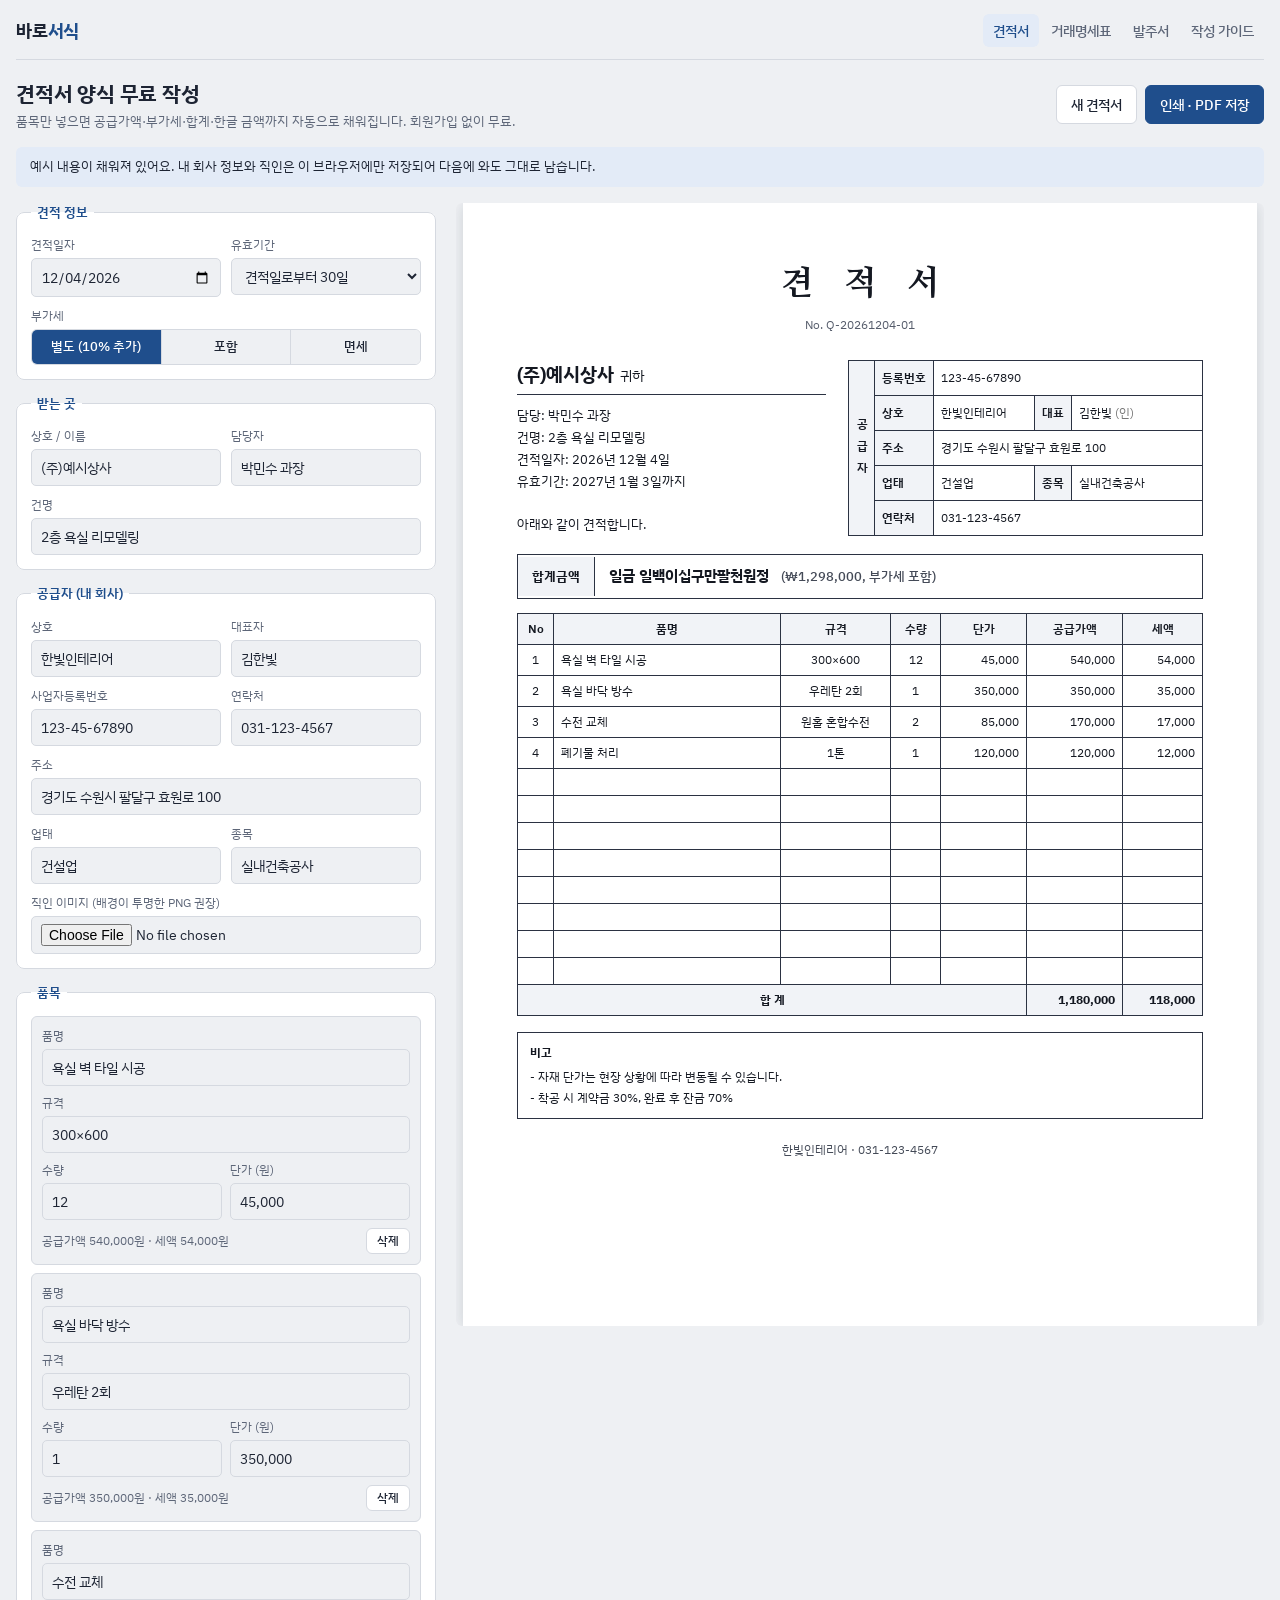
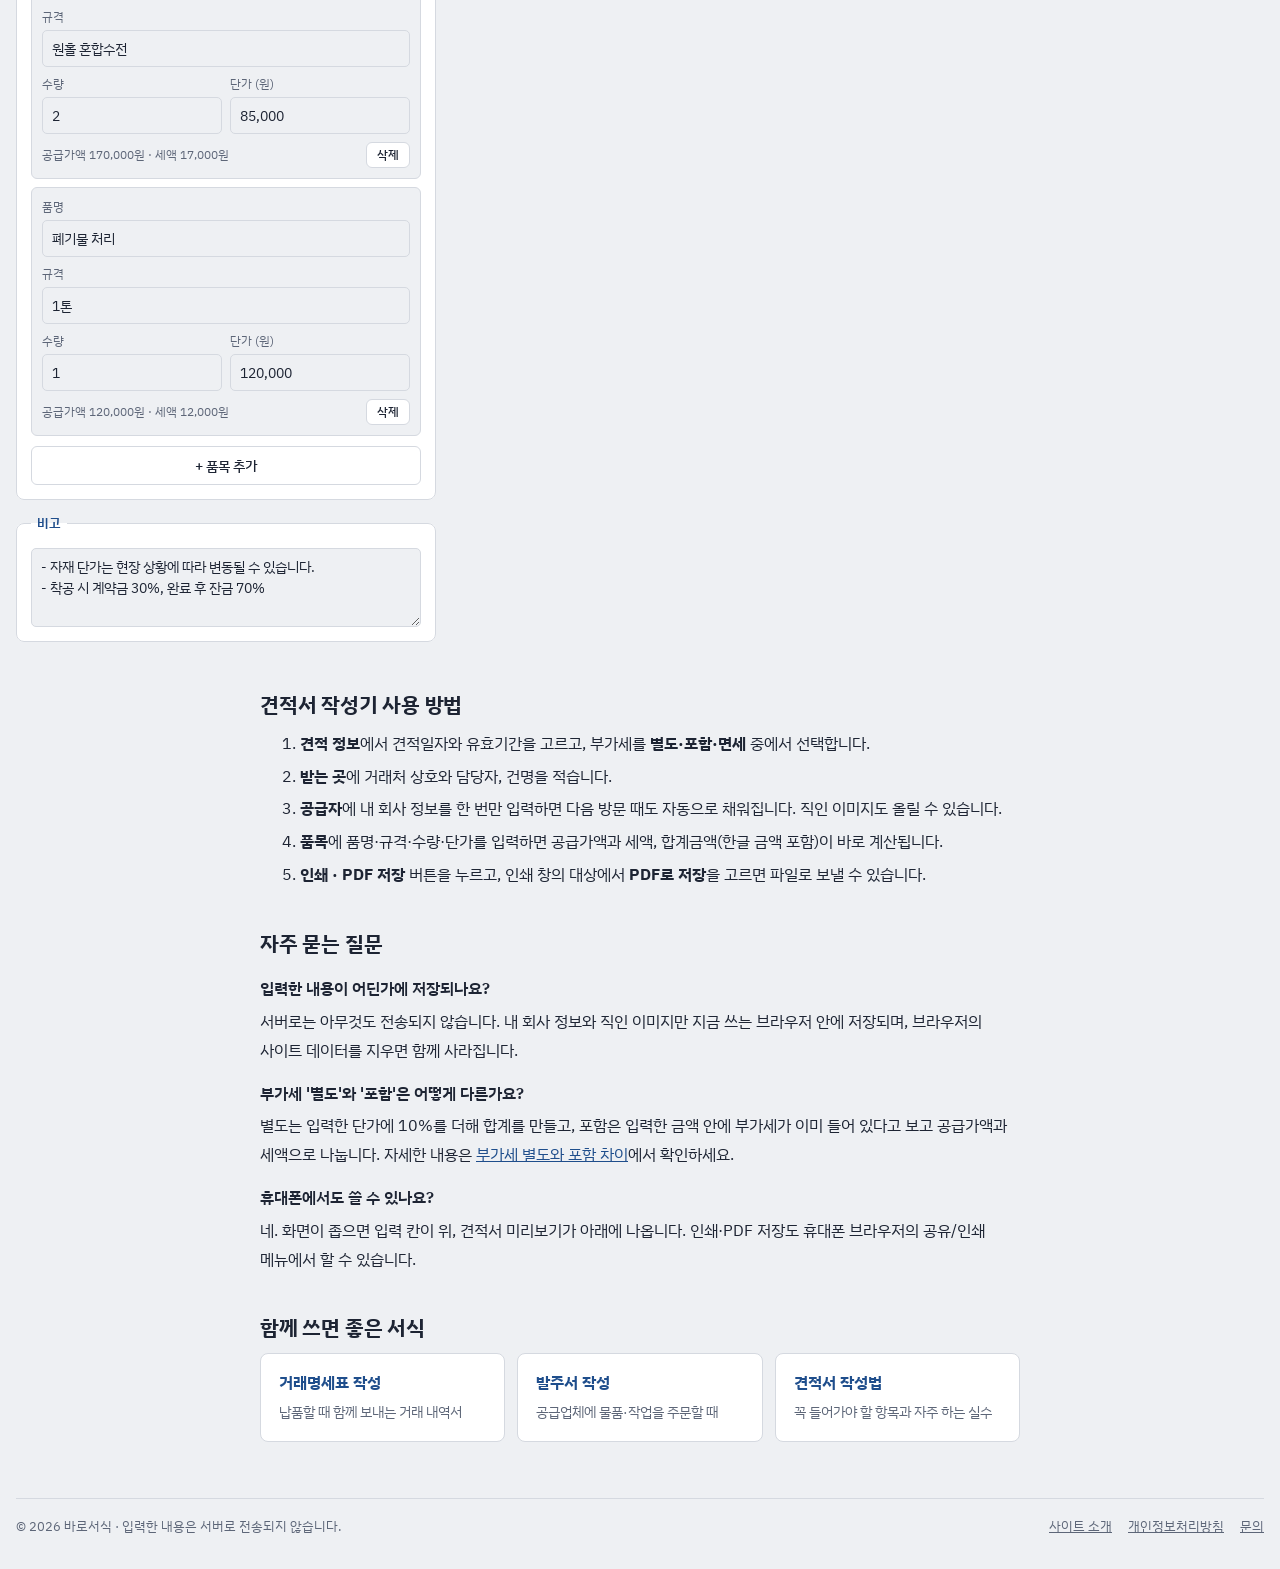
<file: index.html>
<!doctype html>
<html lang="ko">
<head>
<meta charset="utf-8">
<meta name="viewport" content="width=device-width, initial-scale=1">
<title>견적서 양식 무료 작성 - 부가세 자동 계산, PDF 저장 | 바로서식</title>
<meta name="description" content="견적서 양식을 무료로 작성하세요. 품목만 입력하면 공급가액, 부가세, 합계, 한글 금액까지 자동 계산되고 바로 인쇄하거나 PDF로 저장할 수 있습니다. 회원가입 없이 사용하세요.">
<meta property="og:type" content="website">
<meta property="og:site_name" content="바로서식">
<meta property="og:title" content="견적서 양식 무료 작성 - 부가세 자동 계산, PDF 저장 | 바로서식">
<meta property="og:description" content="견적서 양식을 무료로 작성하세요. 품목만 입력하면 공급가액, 부가세, 합계, 한글 금액까지 자동 계산되고 바로 인쇄하거나 PDF로 저장할 수 있습니다. 회원가입 없이 사용하세요.">
<meta property="og:locale" content="ko_KR">
<link rel="icon" href="./favicon.svg" type="image/svg+xml">
<link rel="preconnect" href="https://fonts.googleapis.com">
<link rel="preconnect" href="https://fonts.gstatic.com" crossorigin>
<link rel="stylesheet" href="https://fonts.googleapis.com/css2?family=IBM+Plex+Sans+KR:wght@400;500;600;700&family=Nanum+Myeongjo:wght@700;800&display=swap">
<link rel="stylesheet" href="./assets/style.css">
<!-- ADSENSE: 애드센스 코드가 들어갈 자리 -->
</head>
<body data-doc="estimate">
<header class="site-head">
  <a class="brand" href="./">바로<b>서식</b></a>
  <nav class="site-nav" aria-label="주요 메뉴"><a href="./" aria-current="page">견적서</a><a href="./transaction-statement/">거래명세표</a><a href="./purchase-order/">발주서</a><a href="./guide/">작성 가이드</a></nav>
</header>
<main class="wrap">
  <header class="top">
    <div>
      <h1>견적서 양식 무료 작성</h1>
      <p>품목만 넣으면 공급가액·부가세·합계·한글 금액까지 자동으로 채워집니다. 회원가입 없이 무료.</p>
    </div>
    <div class="actions">
      <button type="button" id="btnNew">새 견적서</button>
      <button type="button" class="primary" id="btnPrint">인쇄 · PDF 저장</button>
    </div>
  </header>
  <div class="notice" id="notice">예시 내용이 채워져 있어요. 내 회사 정보와 직인은 이 브라우저에만 저장되어 다음에 와도 그대로 남습니다.</div>

  <div class="grid">
    <section class="editor" aria-label="견적서 내용 입력">
      <fieldset>
        <legend>견적 정보</legend>
        <div class="row2">
          <label>견적일자<input type="date" id="date"></label>
          <label>유효기간<select id="valid"><option value="7">견적일로부터 7일</option><option value="15">견적일로부터 15일</option><option value="30" selected>견적일로부터 30일</option><option value="0">표시 안 함</option></select></label>
        </div>
        <label>부가세<div class="seg" role="group" aria-label="부가세 방식" id="vatSeg">
          <button type="button" data-v="excl" aria-pressed="true">별도 (10% 추가)</button>
          <button type="button" data-v="incl" aria-pressed="false">포함</button>
          <button type="button" data-v="none" aria-pressed="false">면세</button>
        </div></label>
      </fieldset>

      <fieldset>
        <legend>받는 곳</legend>
        <div class="row2">
          <label>상호 / 이름<input id="toName" data-clear></label>
          <label>담당자<input id="toPerson" data-clear></label>
        </div>
        <label>건명<input id="title" data-clear></label>
      </fieldset>

      <fieldset>
        <legend>공급자 (내 회사)</legend>
        <div class="row2">
          <label>상호<input id="supName"></label>
          <label>대표자<input id="supCeo"></label>
        </div>
        <div class="row2">
          <label>사업자등록번호<input id="supNo" inputmode="numeric" placeholder="000-00-00000"></label>
          <label>연락처<input id="supTel" inputmode="tel"></label>
        </div>
        <label>주소<input id="supAddr"></label>
        <div class="row2">
          <label>업태<input id="supType"></label>
          <label>종목<input id="supItem"></label>
        </div>
        <div class="stamp-row">
          <img id="stampThumb" alt="직인 미리보기" hidden>
          <label style="flex:1">직인 이미지 (배경이 투명한 PNG 권장)<input type="file" id="stampFile" accept="image/*"></label>
          <button type="button" id="stampDel" hidden>직인 삭제</button>
        </div>
      </fieldset>

      <fieldset>
        <legend>품목</legend>
        <div id="items" style="display:flex;flex-direction:column;gap:8px"></div>
        <button type="button" id="addItem">+ 품목 추가</button>
      </fieldset>

      <fieldset>
        <legend>비고</legend>
        <textarea id="note" rows="3" data-clear></textarea>
      </fieldset>
    </section>
    <section class="preview" aria-label="견적서 미리보기">
      <div class="paper-scroll"><div class="doc" id="doc"></div></div>
    </section>
  </div>
</main>
<section class="prose tool-info">
<h2>견적서 작성기 사용 방법</h2>
<ol>
  <li><b>견적 정보</b>에서 견적일자와 유효기간을 고르고, 부가세를 <b>별도·포함·면세</b> 중에서 선택합니다.</li>
  <li><b>받는 곳</b>에 거래처 상호와 담당자, 건명을 적습니다.</li>
  <li><b>공급자</b>에 내 회사 정보를 한 번만 입력하면 다음 방문 때도 자동으로 채워집니다. 직인 이미지도 올릴 수 있습니다.</li>
  <li><b>품목</b>에 품명·규격·수량·단가를 입력하면 공급가액과 세액, 합계금액(한글 금액 포함)이 바로 계산됩니다.</li>
  <li><b>인쇄 · PDF 저장</b> 버튼을 누르고, 인쇄 창의 대상에서 <b>PDF로 저장</b>을 고르면 파일로 보낼 수 있습니다.</li>
</ol>
<h2>자주 묻는 질문</h2>
<dl class="faq">
  <dt>입력한 내용이 어딘가에 저장되나요?</dt>
  <dd>서버로는 아무것도 전송되지 않습니다. 내 회사 정보와 직인 이미지만 지금 쓰는 브라우저 안에 저장되며, 브라우저의 사이트 데이터를 지우면 함께 사라집니다.</dd>
  <dt>부가세 '별도'와 '포함'은 어떻게 다른가요?</dt>
  <dd>별도는 입력한 단가에 10%를 더해 합계를 만들고, 포함은 입력한 금액 안에 부가세가 이미 들어 있다고 보고 공급가액과 세액으로 나눕니다. 자세한 내용은 <a href="./guide/vat-included-vs-excluded/">부가세 별도와 포함 차이</a>에서 확인하세요.</dd>
  <dt>휴대폰에서도 쓸 수 있나요?</dt>
  <dd>네. 화면이 좁으면 입력 칸이 위, 견적서 미리보기가 아래에 나옵니다. 인쇄·PDF 저장도 휴대폰 브라우저의 공유/인쇄 메뉴에서 할 수 있습니다.</dd>
</dl>
<h2>함께 쓰면 좋은 서식</h2>
<div class="cards">
  <a class="card" href="./transaction-statement/"><strong>거래명세표 작성</strong><span>납품할 때 함께 보내는 거래 내역서</span></a>
  <a class="card" href="./purchase-order/"><strong>발주서 작성</strong><span>공급업체에 물품·작업을 주문할 때</span></a>
  <a class="card" href="./guide/how-to-write-estimate/"><strong>견적서 작성법</strong><span>꼭 들어가야 할 항목과 자주 하는 실수</span></a>
</div>
</section>
<footer class="site-foot">
  <span>© 2026 바로서식 · 입력한 내용은 서버로 전송되지 않습니다.</span>
  <nav aria-label="사이트 정보"><a href="./about/">사이트 소개</a><a href="./privacy/">개인정보처리방침</a><a href="./contact/">문의</a></nav>
</footer>
<script src="./assets/editor.js"></script>
</body>
</html>
</file>
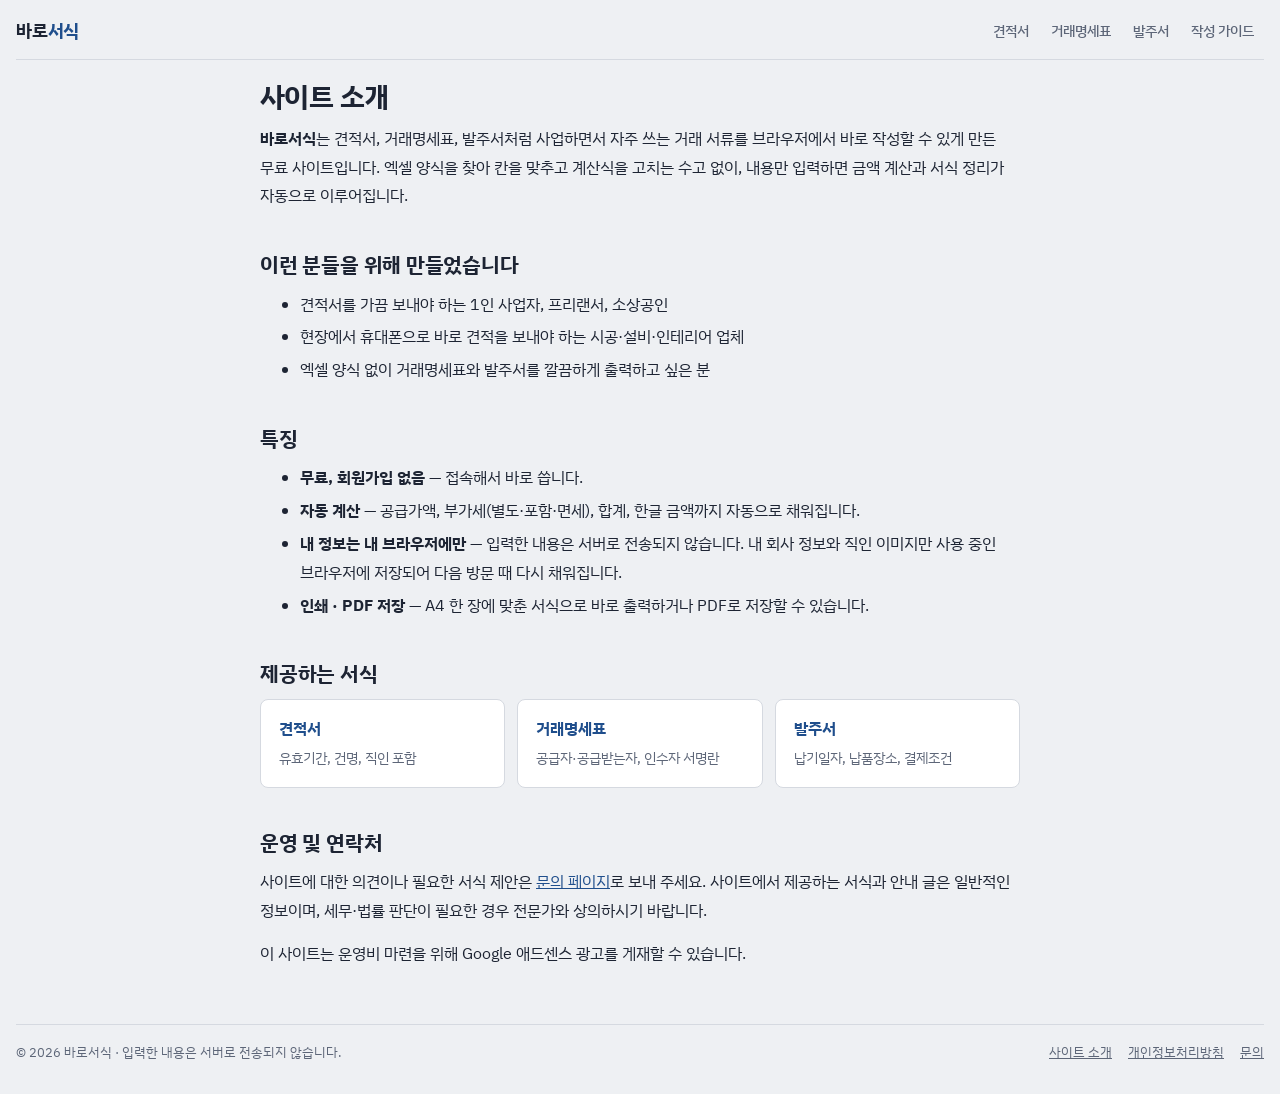
<file: about/index.html>
<!doctype html>
<html lang="ko">
<head>
<meta charset="utf-8">
<meta name="viewport" content="width=device-width, initial-scale=1">
<title>사이트 소개 | 바로서식</title>
<meta name="description" content="바로서식는 견적서, 거래명세표, 발주서를 회원가입 없이 무료로 작성하고 인쇄·PDF로 저장할 수 있는 사이트입니다.">
<meta property="og:type" content="website">
<meta property="og:site_name" content="바로서식">
<meta property="og:title" content="사이트 소개 | 바로서식">
<meta property="og:description" content="바로서식는 견적서, 거래명세표, 발주서를 회원가입 없이 무료로 작성하고 인쇄·PDF로 저장할 수 있는 사이트입니다.">
<meta property="og:locale" content="ko_KR">
<link rel="icon" href="../favicon.svg" type="image/svg+xml">
<link rel="preconnect" href="https://fonts.googleapis.com">
<link rel="preconnect" href="https://fonts.gstatic.com" crossorigin>
<link rel="stylesheet" href="https://fonts.googleapis.com/css2?family=IBM+Plex+Sans+KR:wght@400;500;600;700&family=Nanum+Myeongjo:wght@700;800&display=swap">
<link rel="stylesheet" href="../assets/style.css">
<!-- ADSENSE: 애드센스 코드가 들어갈 자리 -->
</head>
<body>
<header class="site-head">
  <a class="brand" href="../">바로<b>서식</b></a>
  <nav class="site-nav" aria-label="주요 메뉴"><a href="../">견적서</a><a href="../transaction-statement/">거래명세표</a><a href="../purchase-order/">발주서</a><a href="../guide/">작성 가이드</a></nav>
</header>
<main class="prose">
<h1>사이트 소개</h1>
<p><b>바로서식</b>는 견적서, 거래명세표, 발주서처럼 사업하면서 자주 쓰는 거래 서류를 브라우저에서 바로 작성할 수 있게 만든 무료 사이트입니다. 엑셀 양식을 찾아 칸을 맞추고 계산식을 고치는 수고 없이, 내용만 입력하면 금액 계산과 서식 정리가 자동으로 이루어집니다.</p>
<h2>이런 분들을 위해 만들었습니다</h2>
<ul>
  <li>견적서를 가끔 보내야 하는 1인 사업자, 프리랜서, 소상공인</li>
  <li>현장에서 휴대폰으로 바로 견적을 보내야 하는 시공·설비·인테리어 업체</li>
  <li>엑셀 양식 없이 거래명세표와 발주서를 깔끔하게 출력하고 싶은 분</li>
</ul>
<h2>특징</h2>
<ul>
  <li><b>무료, 회원가입 없음</b> — 접속해서 바로 씁니다.</li>
  <li><b>자동 계산</b> — 공급가액, 부가세(별도·포함·면세), 합계, 한글 금액까지 자동으로 채워집니다.</li>
  <li><b>내 정보는 내 브라우저에만</b> — 입력한 내용은 서버로 전송되지 않습니다. 내 회사 정보와 직인 이미지만 사용 중인 브라우저에 저장되어 다음 방문 때 다시 채워집니다.</li>
  <li><b>인쇄 · PDF 저장</b> — A4 한 장에 맞춘 서식으로 바로 출력하거나 PDF로 저장할 수 있습니다.</li>
</ul>
<h2>제공하는 서식</h2>
<div class="cards">
  <a class="card" href="../"><strong>견적서</strong><span>유효기간, 건명, 직인 포함</span></a>
  <a class="card" href="../transaction-statement/"><strong>거래명세표</strong><span>공급자·공급받는자, 인수자 서명란</span></a>
  <a class="card" href="../purchase-order/"><strong>발주서</strong><span>납기일자, 납품장소, 결제조건</span></a>
</div>
<h2>운영 및 연락처</h2>
<p>사이트에 대한 의견이나 필요한 서식 제안은 <a href="../contact/">문의 페이지</a>로 보내 주세요. 사이트에서 제공하는 서식과 안내 글은 일반적인 정보이며, 세무·법률 판단이 필요한 경우 전문가와 상의하시기 바랍니다.</p>
<p>이 사이트는 운영비 마련을 위해 Google 애드센스 광고를 게재할 수 있습니다.</p>
</main>
<footer class="site-foot">
  <span>© 2026 바로서식 · 입력한 내용은 서버로 전송되지 않습니다.</span>
  <nav aria-label="사이트 정보"><a href="../about/">사이트 소개</a><a href="../privacy/">개인정보처리방침</a><a href="../contact/">문의</a></nav>
</footer>
</body>
</html>
</file>
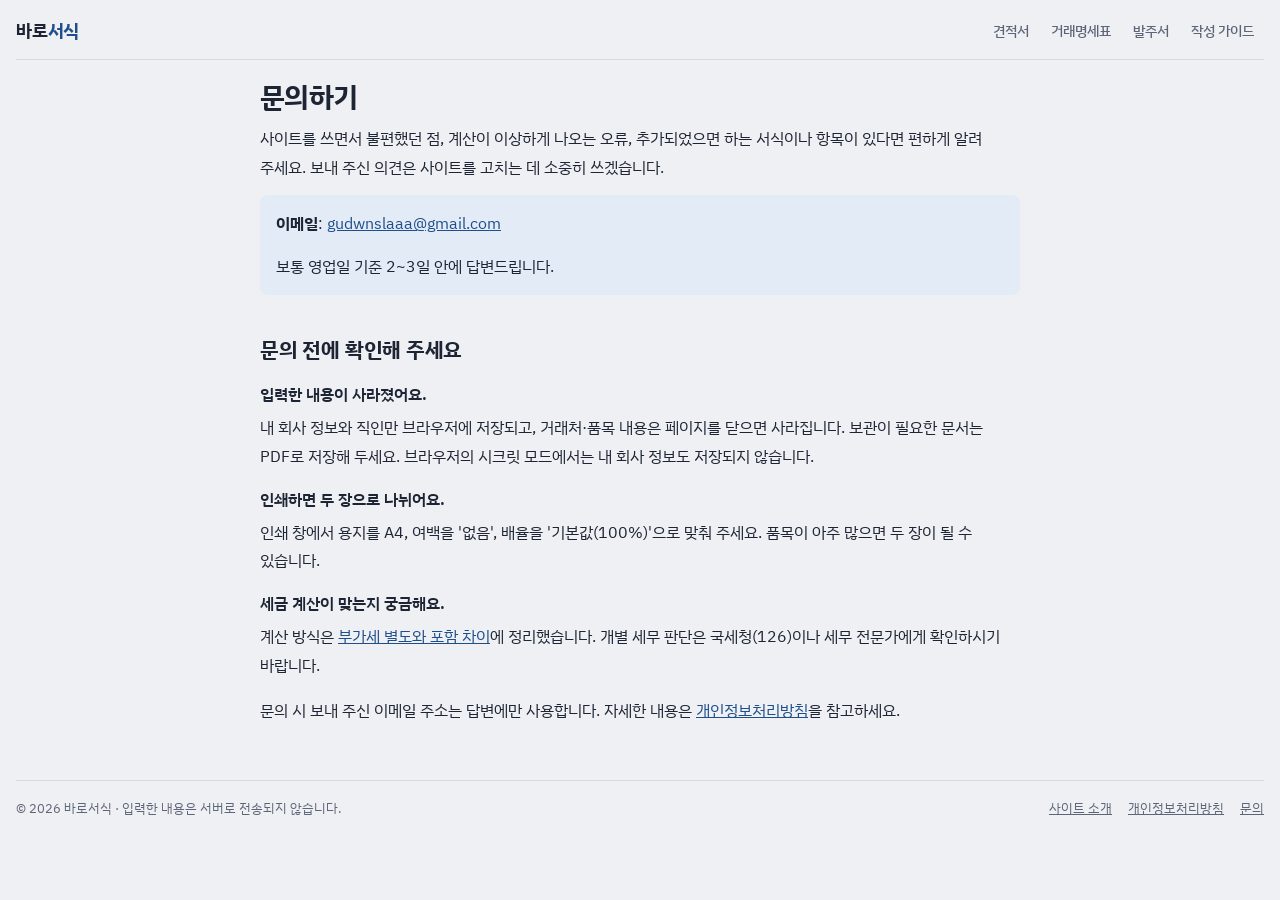
<file: contact/index.html>
<!doctype html>
<html lang="ko">
<head>
<meta charset="utf-8">
<meta name="viewport" content="width=device-width, initial-scale=1">
<title>문의하기 | 바로서식</title>
<meta name="description" content="바로서식 이용 중 불편한 점, 오류 제보, 추가되었으면 하는 서식을 알려 주세요.">
<meta property="og:type" content="website">
<meta property="og:site_name" content="바로서식">
<meta property="og:title" content="문의하기 | 바로서식">
<meta property="og:description" content="바로서식 이용 중 불편한 점, 오류 제보, 추가되었으면 하는 서식을 알려 주세요.">
<meta property="og:locale" content="ko_KR">
<link rel="icon" href="../favicon.svg" type="image/svg+xml">
<link rel="preconnect" href="https://fonts.googleapis.com">
<link rel="preconnect" href="https://fonts.gstatic.com" crossorigin>
<link rel="stylesheet" href="https://fonts.googleapis.com/css2?family=IBM+Plex+Sans+KR:wght@400;500;600;700&family=Nanum+Myeongjo:wght@700;800&display=swap">
<link rel="stylesheet" href="../assets/style.css">
<!-- ADSENSE: 애드센스 코드가 들어갈 자리 -->
</head>
<body>
<header class="site-head">
  <a class="brand" href="../">바로<b>서식</b></a>
  <nav class="site-nav" aria-label="주요 메뉴"><a href="../">견적서</a><a href="../transaction-statement/">거래명세표</a><a href="../purchase-order/">발주서</a><a href="../guide/">작성 가이드</a></nav>
</header>
<main class="prose">
<h1>문의하기</h1>
<p>사이트를 쓰면서 불편했던 점, 계산이 이상하게 나오는 오류, 추가되었으면 하는 서식이나 항목이 있다면 편하게 알려 주세요. 보내 주신 의견은 사이트를 고치는 데 소중히 쓰겠습니다.</p>
<div class="callout">
  <p><b>이메일</b>: <a href="mailto:gudwnslaaa@gmail.com">gudwnslaaa@gmail.com</a></p>
  <p>보통 영업일 기준 2~3일 안에 답변드립니다.</p>
</div>
<h2>문의 전에 확인해 주세요</h2>
<dl class="faq">
  <dt>입력한 내용이 사라졌어요.</dt>
  <dd>내 회사 정보와 직인만 브라우저에 저장되고, 거래처·품목 내용은 페이지를 닫으면 사라집니다. 보관이 필요한 문서는 PDF로 저장해 두세요. 브라우저의 시크릿 모드에서는 내 회사 정보도 저장되지 않습니다.</dd>
  <dt>인쇄하면 두 장으로 나뉘어요.</dt>
  <dd>인쇄 창에서 용지를 A4, 여백을 '없음', 배율을 '기본값(100%)'으로 맞춰 주세요. 품목이 아주 많으면 두 장이 될 수 있습니다.</dd>
  <dt>세금 계산이 맞는지 궁금해요.</dt>
  <dd>계산 방식은 <a href="../guide/vat-included-vs-excluded/">부가세 별도와 포함 차이</a>에 정리했습니다. 개별 세무 판단은 국세청(126)이나 세무 전문가에게 확인하시기 바랍니다.</dd>
</dl>
<p>문의 시 보내 주신 이메일 주소는 답변에만 사용합니다. 자세한 내용은 <a href="../privacy/">개인정보처리방침</a>을 참고하세요.</p>
</main>
<footer class="site-foot">
  <span>© 2026 바로서식 · 입력한 내용은 서버로 전송되지 않습니다.</span>
  <nav aria-label="사이트 정보"><a href="../about/">사이트 소개</a><a href="../privacy/">개인정보처리방침</a><a href="../contact/">문의</a></nav>
</footer>
</body>
</html>
</file>
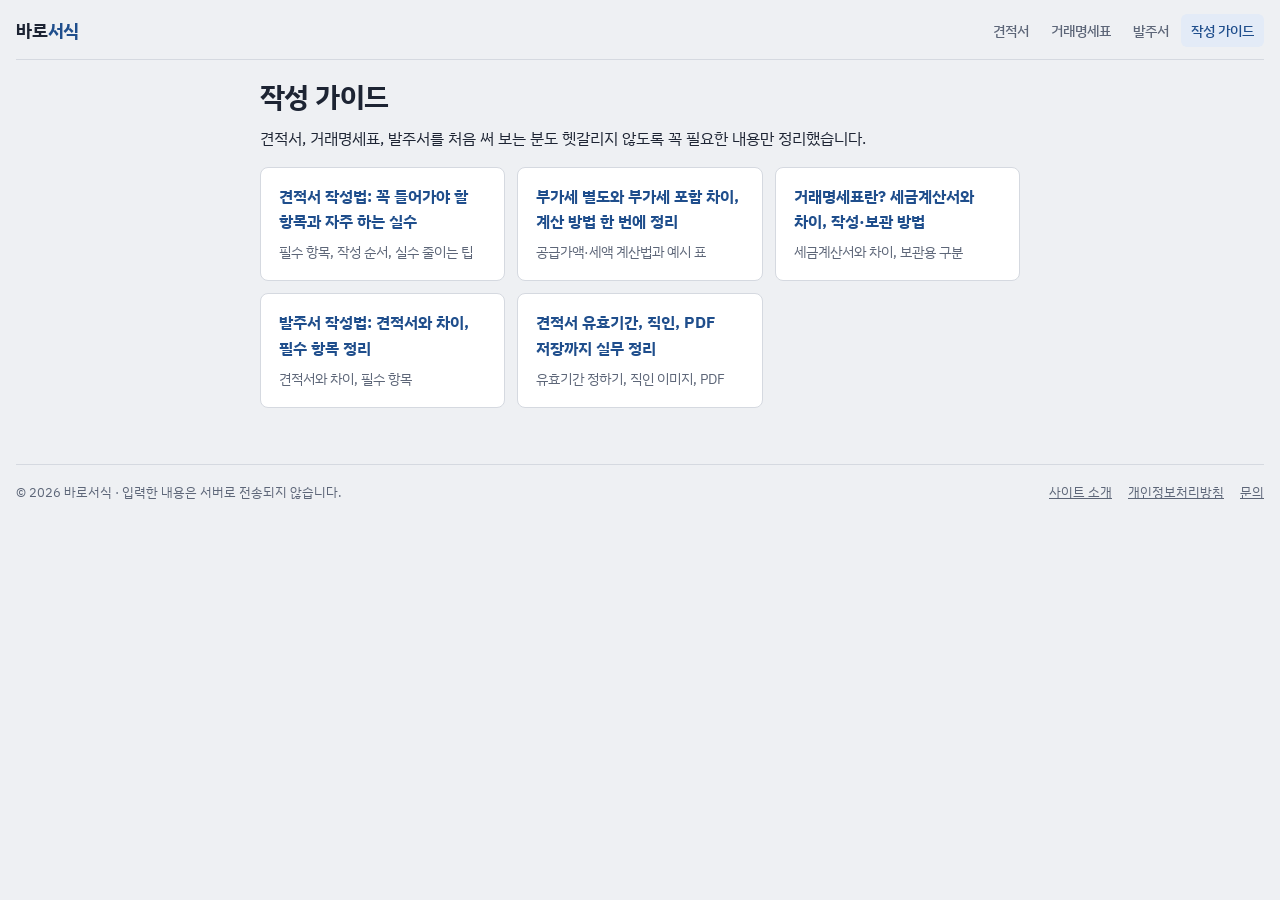
<file: guide/index.html>
<!doctype html>
<html lang="ko">
<head>
<meta charset="utf-8">
<meta name="viewport" content="width=device-width, initial-scale=1">
<title>견적서·거래명세표·발주서 작성 가이드 | 바로서식</title>
<meta name="description" content="견적서 작성법, 부가세 별도와 포함 차이, 거래명세표와 세금계산서의 차이, 발주서 작성법 등 사업자에게 필요한 거래 서류 작성 정보를 정리했습니다.">
<meta property="og:type" content="website">
<meta property="og:site_name" content="바로서식">
<meta property="og:title" content="견적서·거래명세표·발주서 작성 가이드 | 바로서식">
<meta property="og:description" content="견적서 작성법, 부가세 별도와 포함 차이, 거래명세표와 세금계산서의 차이, 발주서 작성법 등 사업자에게 필요한 거래 서류 작성 정보를 정리했습니다.">
<meta property="og:locale" content="ko_KR">
<link rel="icon" href="../favicon.svg" type="image/svg+xml">
<link rel="preconnect" href="https://fonts.googleapis.com">
<link rel="preconnect" href="https://fonts.gstatic.com" crossorigin>
<link rel="stylesheet" href="https://fonts.googleapis.com/css2?family=IBM+Plex+Sans+KR:wght@400;500;600;700&family=Nanum+Myeongjo:wght@700;800&display=swap">
<link rel="stylesheet" href="../assets/style.css">
<!-- ADSENSE: 애드센스 코드가 들어갈 자리 -->
</head>
<body>
<header class="site-head">
  <a class="brand" href="../">바로<b>서식</b></a>
  <nav class="site-nav" aria-label="주요 메뉴"><a href="../">견적서</a><a href="../transaction-statement/">거래명세표</a><a href="../purchase-order/">발주서</a><a href="../guide/" aria-current="page">작성 가이드</a></nav>
</header>
<main class="prose">
<h1>작성 가이드</h1>
<p>견적서, 거래명세표, 발주서를 처음 써 보는 분도 헷갈리지 않도록 꼭 필요한 내용만 정리했습니다.</p>
<div class="cards">
  <a class="card" href="../guide/how-to-write-estimate/"><strong>견적서 작성법: 꼭 들어가야 할 항목과 자주 하는 실수</strong><span>필수 항목, 작성 순서, 실수 줄이는 팁</span></a>
  <a class="card" href="../guide/vat-included-vs-excluded/"><strong>부가세 별도와 부가세 포함 차이, 계산 방법 한 번에 정리</strong><span>공급가액·세액 계산법과 예시 표</span></a>
  <a class="card" href="../guide/what-is-transaction-statement/"><strong>거래명세표란? 세금계산서와 차이, 작성·보관 방법</strong><span>세금계산서와 차이, 보관용 구분</span></a>
  <a class="card" href="../guide/how-to-write-purchase-order/"><strong>발주서 작성법: 견적서와 차이, 필수 항목 정리</strong><span>견적서와 차이, 필수 항목</span></a>
  <a class="card" href="../guide/estimate-validity-stamp-pdf/"><strong>견적서 유효기간, 직인, PDF 저장까지 실무 정리</strong><span>유효기간 정하기, 직인 이미지, PDF</span></a>
</div>
</main>
<footer class="site-foot">
  <span>© 2026 바로서식 · 입력한 내용은 서버로 전송되지 않습니다.</span>
  <nav aria-label="사이트 정보"><a href="../about/">사이트 소개</a><a href="../privacy/">개인정보처리방침</a><a href="../contact/">문의</a></nav>
</footer>
</body>
</html>
</file>
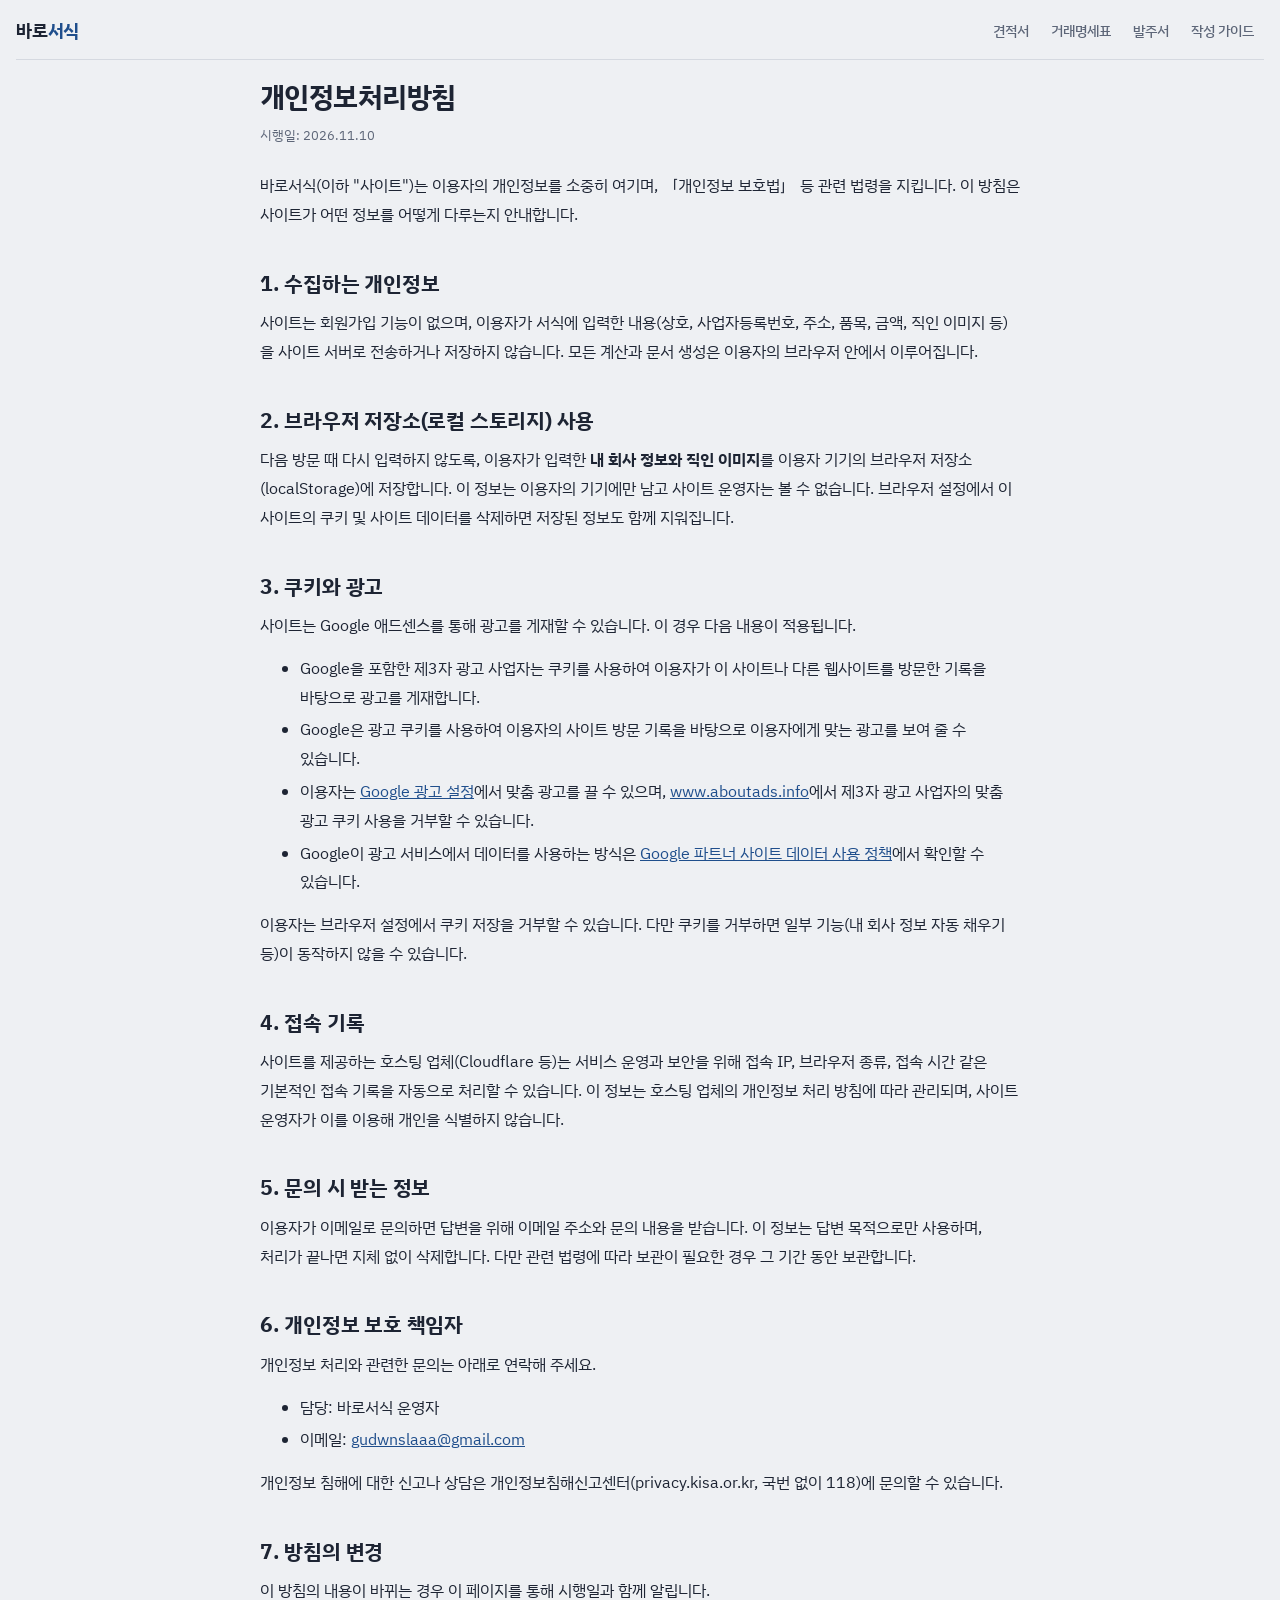
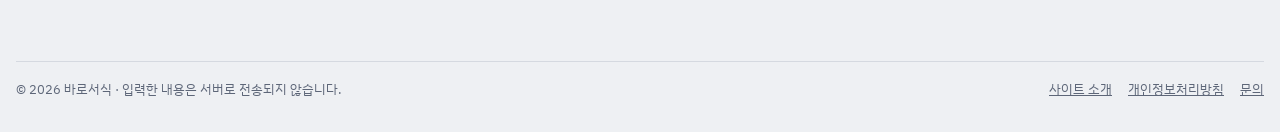
<file: privacy/index.html>
<!doctype html>
<html lang="ko">
<head>
<meta charset="utf-8">
<meta name="viewport" content="width=device-width, initial-scale=1">
<title>개인정보처리방침 | 바로서식</title>
<meta name="description" content="바로서식의 개인정보처리방침입니다. 수집하는 정보, 브라우저 저장소 사용, 쿠키와 Google 애드센스 광고에 대해 안내합니다.">
<meta property="og:type" content="website">
<meta property="og:site_name" content="바로서식">
<meta property="og:title" content="개인정보처리방침 | 바로서식">
<meta property="og:description" content="바로서식의 개인정보처리방침입니다. 수집하는 정보, 브라우저 저장소 사용, 쿠키와 Google 애드센스 광고에 대해 안내합니다.">
<meta property="og:locale" content="ko_KR">
<link rel="icon" href="../favicon.svg" type="image/svg+xml">
<link rel="preconnect" href="https://fonts.googleapis.com">
<link rel="preconnect" href="https://fonts.gstatic.com" crossorigin>
<link rel="stylesheet" href="https://fonts.googleapis.com/css2?family=IBM+Plex+Sans+KR:wght@400;500;600;700&family=Nanum+Myeongjo:wght@700;800&display=swap">
<link rel="stylesheet" href="../assets/style.css">
<!-- ADSENSE: 애드센스 코드가 들어갈 자리 -->
</head>
<body>
<header class="site-head">
  <a class="brand" href="../">바로<b>서식</b></a>
  <nav class="site-nav" aria-label="주요 메뉴"><a href="../">견적서</a><a href="../transaction-statement/">거래명세표</a><a href="../purchase-order/">발주서</a><a href="../guide/">작성 가이드</a></nav>
</header>
<main class="prose">
<h1>개인정보처리방침</h1>
<p class="meta">시행일: 2026.11.10</p>
<p>바로서식(이하 "사이트")는 이용자의 개인정보를 소중히 여기며, 「개인정보 보호법」 등 관련 법령을 지킵니다. 이 방침은 사이트가 어떤 정보를 어떻게 다루는지 안내합니다.</p>

<h2>1. 수집하는 개인정보</h2>
<p>사이트는 회원가입 기능이 없으며, 이용자가 서식에 입력한 내용(상호, 사업자등록번호, 주소, 품목, 금액, 직인 이미지 등)을 사이트 서버로 전송하거나 저장하지 않습니다. 모든 계산과 문서 생성은 이용자의 브라우저 안에서 이루어집니다.</p>

<h2>2. 브라우저 저장소(로컬 스토리지) 사용</h2>
<p>다음 방문 때 다시 입력하지 않도록, 이용자가 입력한 <b>내 회사 정보와 직인 이미지</b>를 이용자 기기의 브라우저 저장소(localStorage)에 저장합니다. 이 정보는 이용자의 기기에만 남고 사이트 운영자는 볼 수 없습니다. 브라우저 설정에서 이 사이트의 쿠키 및 사이트 데이터를 삭제하면 저장된 정보도 함께 지워집니다.</p>

<h2>3. 쿠키와 광고</h2>
<p>사이트는 Google 애드센스를 통해 광고를 게재할 수 있습니다. 이 경우 다음 내용이 적용됩니다.</p>
<ul>
  <li>Google을 포함한 제3자 광고 사업자는 쿠키를 사용하여 이용자가 이 사이트나 다른 웹사이트를 방문한 기록을 바탕으로 광고를 게재합니다.</li>
  <li>Google은 광고 쿠키를 사용하여 이용자의 사이트 방문 기록을 바탕으로 이용자에게 맞는 광고를 보여 줄 수 있습니다.</li>
  <li>이용자는 <a href="https://adssettings.google.com" rel="noopener">Google 광고 설정</a>에서 맞춤 광고를 끌 수 있으며, <a href="https://www.aboutads.info/choices/" rel="noopener">www.aboutads.info</a>에서 제3자 광고 사업자의 맞춤 광고 쿠키 사용을 거부할 수 있습니다.</li>
  <li>Google이 광고 서비스에서 데이터를 사용하는 방식은 <a href="https://policies.google.com/technologies/partner-sites" rel="noopener">Google 파트너 사이트 데이터 사용 정책</a>에서 확인할 수 있습니다.</li>
</ul>
<p>이용자는 브라우저 설정에서 쿠키 저장을 거부할 수 있습니다. 다만 쿠키를 거부하면 일부 기능(내 회사 정보 자동 채우기 등)이 동작하지 않을 수 있습니다.</p>

<h2>4. 접속 기록</h2>
<p>사이트를 제공하는 호스팅 업체(Cloudflare 등)는 서비스 운영과 보안을 위해 접속 IP, 브라우저 종류, 접속 시간 같은 기본적인 접속 기록을 자동으로 처리할 수 있습니다. 이 정보는 호스팅 업체의 개인정보 처리 방침에 따라 관리되며, 사이트 운영자가 이를 이용해 개인을 식별하지 않습니다.</p>

<h2>5. 문의 시 받는 정보</h2>
<p>이용자가 이메일로 문의하면 답변을 위해 이메일 주소와 문의 내용을 받습니다. 이 정보는 답변 목적으로만 사용하며, 처리가 끝나면 지체 없이 삭제합니다. 다만 관련 법령에 따라 보관이 필요한 경우 그 기간 동안 보관합니다.</p>

<h2>6. 개인정보 보호 책임자</h2>
<p>개인정보 처리와 관련한 문의는 아래로 연락해 주세요.</p>
<ul>
  <li>담당: 바로서식 운영자</li>
  <li>이메일: <a href="mailto:gudwnslaaa@gmail.com">gudwnslaaa@gmail.com</a></li>
</ul>
<p>개인정보 침해에 대한 신고나 상담은 개인정보침해신고센터(privacy.kisa.or.kr, 국번 없이 118)에 문의할 수 있습니다.</p>

<h2>7. 방침의 변경</h2>
<p>이 방침의 내용이 바뀌는 경우 이 페이지를 통해 시행일과 함께 알립니다.</p>
</main>
<footer class="site-foot">
  <span>© 2026 바로서식 · 입력한 내용은 서버로 전송되지 않습니다.</span>
  <nav aria-label="사이트 정보"><a href="../about/">사이트 소개</a><a href="../privacy/">개인정보처리방침</a><a href="../contact/">문의</a></nav>
</footer>
</body>
</html>
</file>
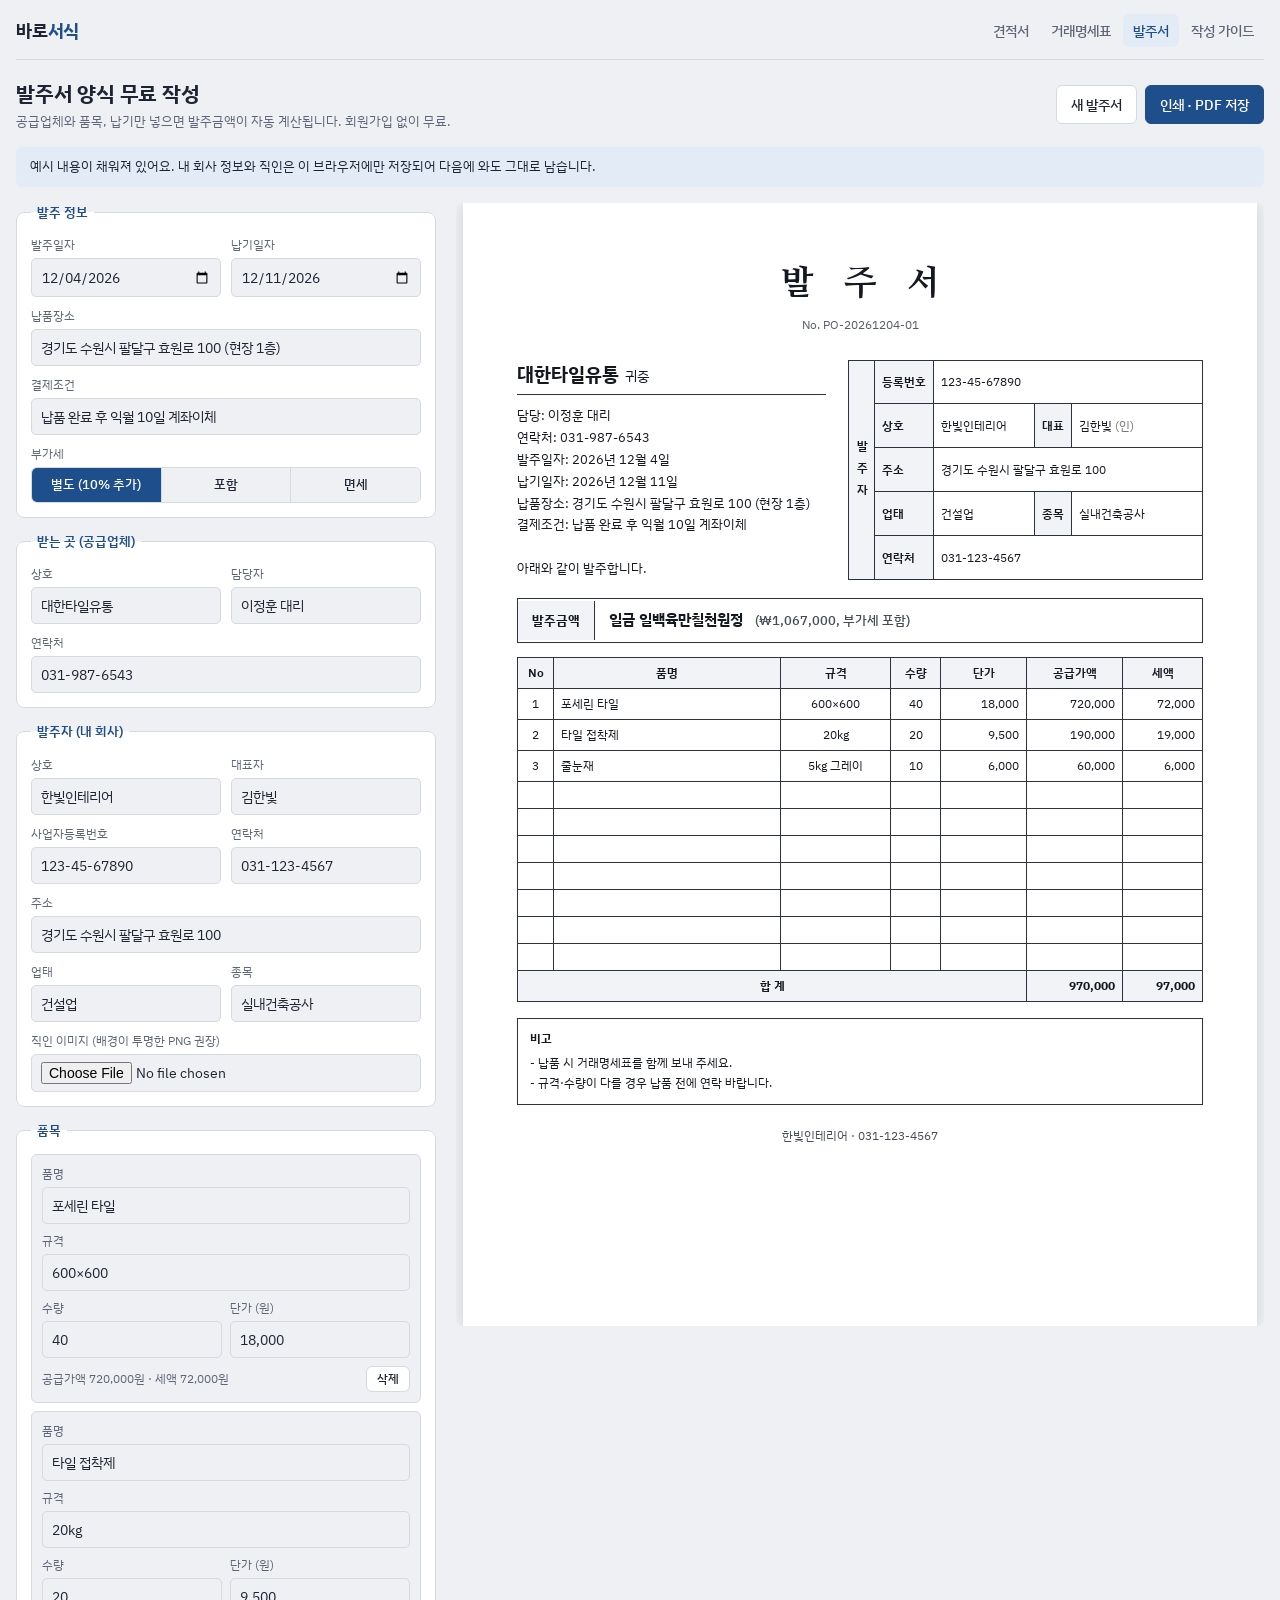
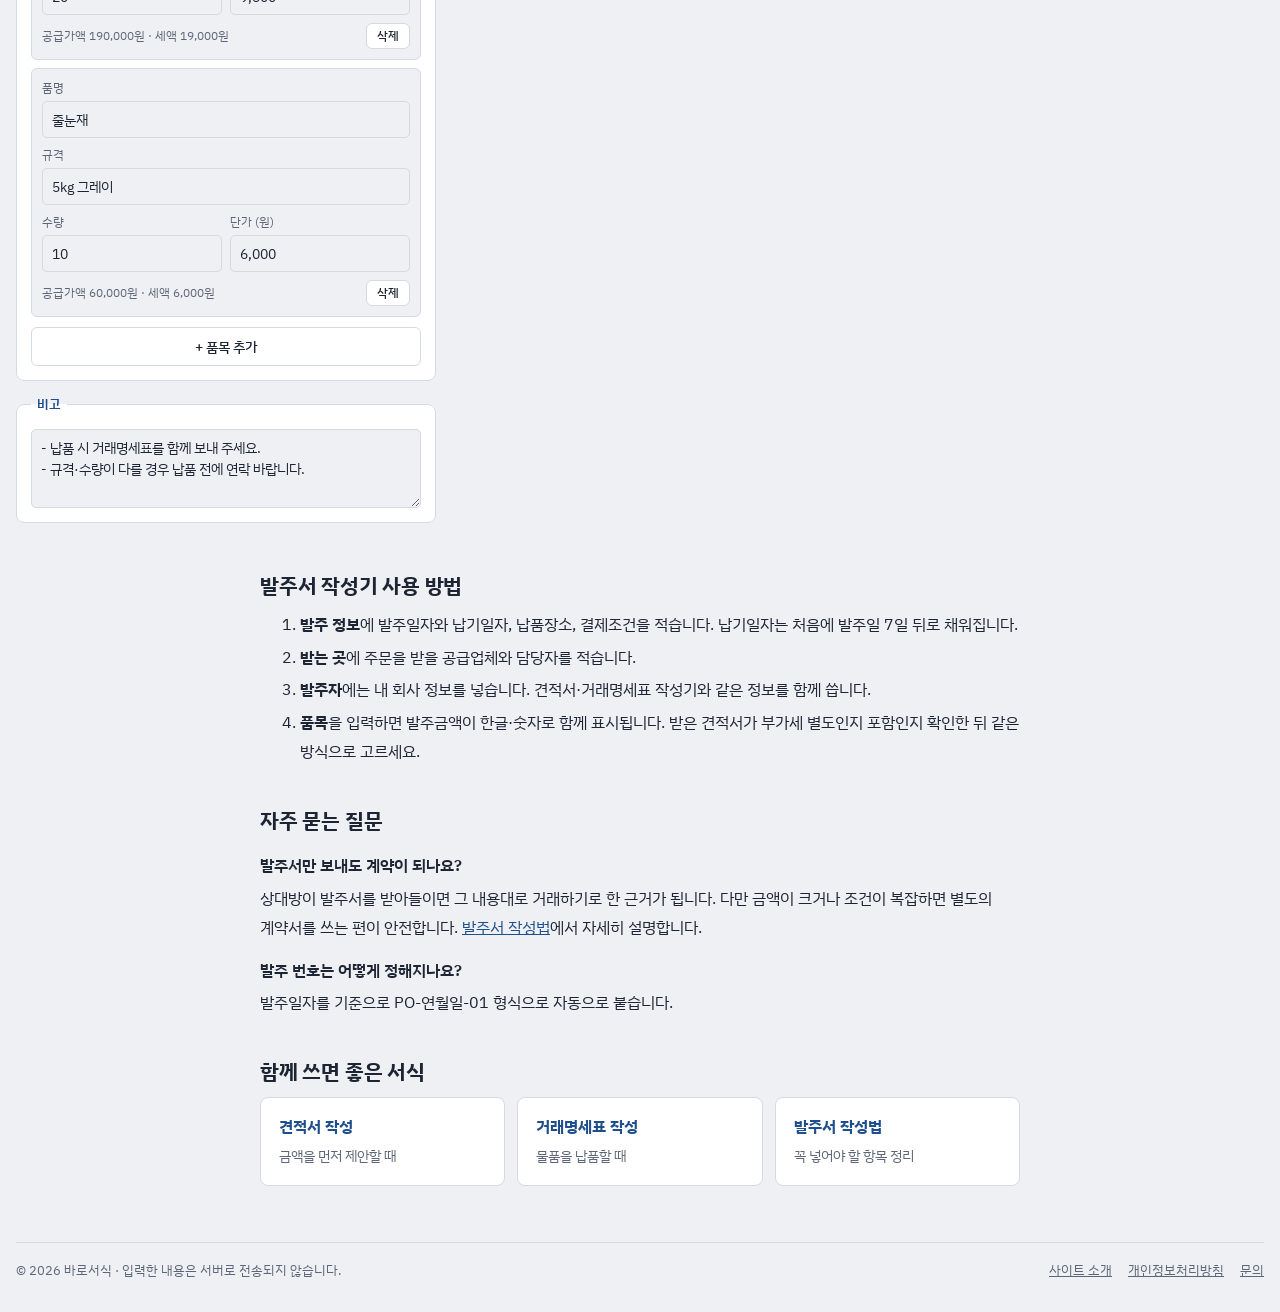
<file: purchase-order/index.html>
<!doctype html>
<html lang="ko">
<head>
<meta charset="utf-8">
<meta name="viewport" content="width=device-width, initial-scale=1">
<title>발주서 양식 무료 작성 - 자동 계산, 인쇄·PDF | 바로서식</title>
<meta name="description" content="발주서 양식을 무료로 작성하세요. 공급업체, 납기일, 납품장소, 결제조건과 품목을 입력하면 발주금액이 자동 계산되고 바로 인쇄하거나 PDF로 저장할 수 있습니다.">
<meta property="og:type" content="website">
<meta property="og:site_name" content="바로서식">
<meta property="og:title" content="발주서 양식 무료 작성 - 자동 계산, 인쇄·PDF | 바로서식">
<meta property="og:description" content="발주서 양식을 무료로 작성하세요. 공급업체, 납기일, 납품장소, 결제조건과 품목을 입력하면 발주금액이 자동 계산되고 바로 인쇄하거나 PDF로 저장할 수 있습니다.">
<meta property="og:locale" content="ko_KR">
<link rel="icon" href="../favicon.svg" type="image/svg+xml">
<link rel="preconnect" href="https://fonts.googleapis.com">
<link rel="preconnect" href="https://fonts.gstatic.com" crossorigin>
<link rel="stylesheet" href="https://fonts.googleapis.com/css2?family=IBM+Plex+Sans+KR:wght@400;500;600;700&family=Nanum+Myeongjo:wght@700;800&display=swap">
<link rel="stylesheet" href="../assets/style.css">
<!-- ADSENSE: 애드센스 코드가 들어갈 자리 -->
</head>
<body data-doc="order">
<header class="site-head">
  <a class="brand" href="../">바로<b>서식</b></a>
  <nav class="site-nav" aria-label="주요 메뉴"><a href="../">견적서</a><a href="../transaction-statement/">거래명세표</a><a href="../purchase-order/" aria-current="page">발주서</a><a href="../guide/">작성 가이드</a></nav>
</header>
<main class="wrap">
  <header class="top">
    <div>
      <h1>발주서 양식 무료 작성</h1>
      <p>공급업체와 품목, 납기만 넣으면 발주금액이 자동 계산됩니다. 회원가입 없이 무료.</p>
    </div>
    <div class="actions">
      <button type="button" id="btnNew">새 발주서</button>
      <button type="button" class="primary" id="btnPrint">인쇄 · PDF 저장</button>
    </div>
  </header>
  <div class="notice" id="notice">예시 내용이 채워져 있어요. 내 회사 정보와 직인은 이 브라우저에만 저장되어 다음에 와도 그대로 남습니다.</div>

  <div class="grid">
    <section class="editor" aria-label="발주서 내용 입력">
      <fieldset>
        <legend>발주 정보</legend>
        <div class="row2">
          <label>발주일자<input type="date" id="date"></label>
          <label>납기일자<input type="date" id="due"></label>
        </div>
        <label>납품장소<input id="place" data-clear></label>
        <label>결제조건<input id="pay" data-clear placeholder="예: 납품 후 30일 이내 계좌이체"></label>
        <label>부가세<div class="seg" role="group" aria-label="부가세 방식" id="vatSeg">
          <button type="button" data-v="excl" aria-pressed="true">별도 (10% 추가)</button>
          <button type="button" data-v="incl" aria-pressed="false">포함</button>
          <button type="button" data-v="none" aria-pressed="false">면세</button>
        </div></label>
      </fieldset>

      <fieldset>
        <legend>받는 곳 (공급업체)</legend>
        <div class="row2">
          <label>상호<input id="toName" data-clear></label>
          <label>담당자<input id="toPerson" data-clear></label>
        </div>
        <label>연락처<input id="toTel" inputmode="tel" data-clear></label>
      </fieldset>

      <fieldset>
        <legend>발주자 (내 회사)</legend>
        <div class="row2">
          <label>상호<input id="supName"></label>
          <label>대표자<input id="supCeo"></label>
        </div>
        <div class="row2">
          <label>사업자등록번호<input id="supNo" inputmode="numeric" placeholder="000-00-00000"></label>
          <label>연락처<input id="supTel" inputmode="tel"></label>
        </div>
        <label>주소<input id="supAddr"></label>
        <div class="row2">
          <label>업태<input id="supType"></label>
          <label>종목<input id="supItem"></label>
        </div>
        <div class="stamp-row">
          <img id="stampThumb" alt="직인 미리보기" hidden>
          <label style="flex:1">직인 이미지 (배경이 투명한 PNG 권장)<input type="file" id="stampFile" accept="image/*"></label>
          <button type="button" id="stampDel" hidden>직인 삭제</button>
        </div>
      </fieldset>

      <fieldset>
        <legend>품목</legend>
        <div id="items" style="display:flex;flex-direction:column;gap:8px"></div>
        <button type="button" id="addItem">+ 품목 추가</button>
      </fieldset>

      <fieldset>
        <legend>비고</legend>
        <textarea id="note" rows="3" data-clear></textarea>
      </fieldset>
    </section>
    <section class="preview" aria-label="발주서 미리보기">
      <div class="paper-scroll"><div class="doc" id="doc"></div></div>
    </section>
  </div>
</main>
<section class="prose tool-info">
<h2>발주서 작성기 사용 방법</h2>
<ol>
  <li><b>발주 정보</b>에 발주일자와 납기일자, 납품장소, 결제조건을 적습니다. 납기일자는 처음에 발주일 7일 뒤로 채워집니다.</li>
  <li><b>받는 곳</b>에 주문을 받을 공급업체와 담당자를 적습니다.</li>
  <li><b>발주자</b>에는 내 회사 정보를 넣습니다. 견적서·거래명세표 작성기와 같은 정보를 함께 씁니다.</li>
  <li><b>품목</b>을 입력하면 발주금액이 한글·숫자로 함께 표시됩니다. 받은 견적서가 부가세 별도인지 포함인지 확인한 뒤 같은 방식으로 고르세요.</li>
</ol>
<h2>자주 묻는 질문</h2>
<dl class="faq">
  <dt>발주서만 보내도 계약이 되나요?</dt>
  <dd>상대방이 발주서를 받아들이면 그 내용대로 거래하기로 한 근거가 됩니다. 다만 금액이 크거나 조건이 복잡하면 별도의 계약서를 쓰는 편이 안전합니다. <a href="../guide/how-to-write-purchase-order/">발주서 작성법</a>에서 자세히 설명합니다.</dd>
  <dt>발주 번호는 어떻게 정해지나요?</dt>
  <dd>발주일자를 기준으로 PO-연월일-01 형식으로 자동으로 붙습니다.</dd>
</dl>
<h2>함께 쓰면 좋은 서식</h2>
<div class="cards">
  <a class="card" href="../"><strong>견적서 작성</strong><span>금액을 먼저 제안할 때</span></a>
  <a class="card" href="../transaction-statement/"><strong>거래명세표 작성</strong><span>물품을 납품할 때</span></a>
  <a class="card" href="../guide/how-to-write-purchase-order/"><strong>발주서 작성법</strong><span>꼭 넣어야 할 항목 정리</span></a>
</div>
</section>
<footer class="site-foot">
  <span>© 2026 바로서식 · 입력한 내용은 서버로 전송되지 않습니다.</span>
  <nav aria-label="사이트 정보"><a href="../about/">사이트 소개</a><a href="../privacy/">개인정보처리방침</a><a href="../contact/">문의</a></nav>
</footer>
<script src="../assets/editor.js"></script>
</body>
</html>
</file>
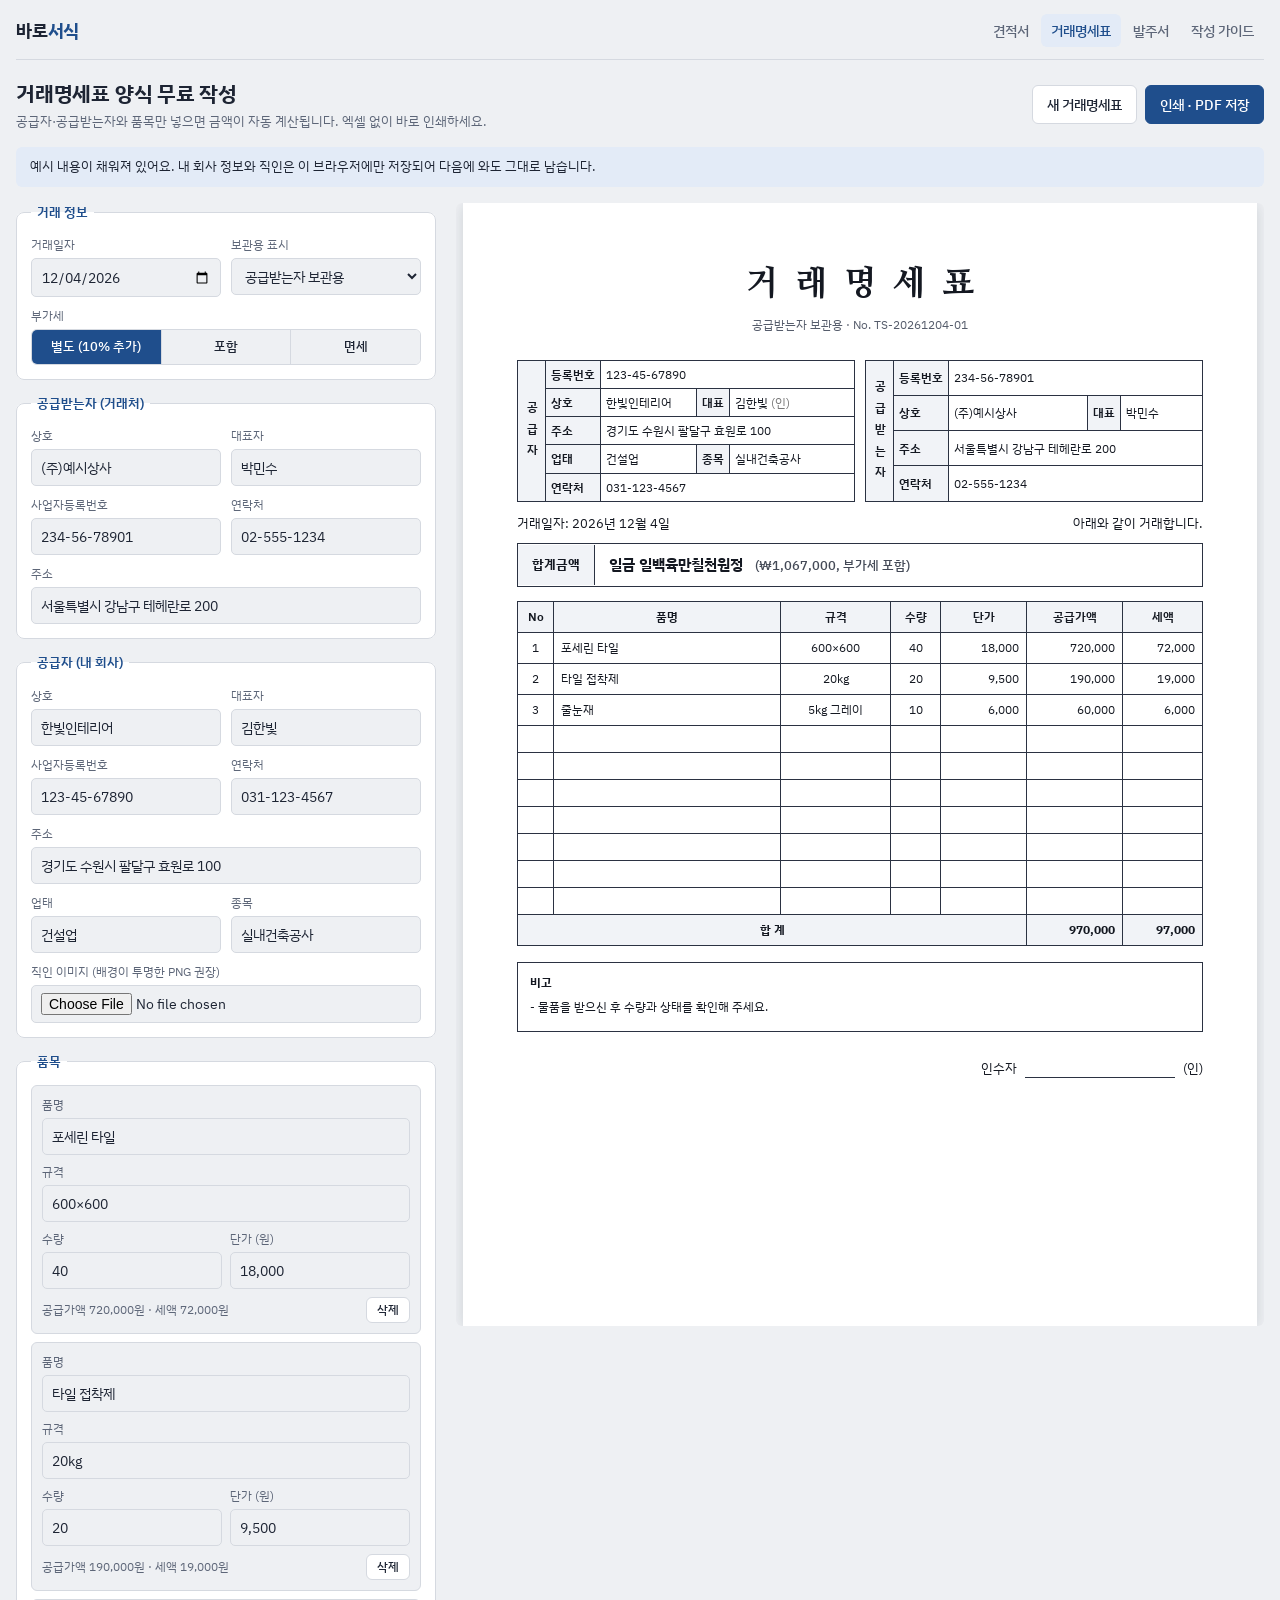
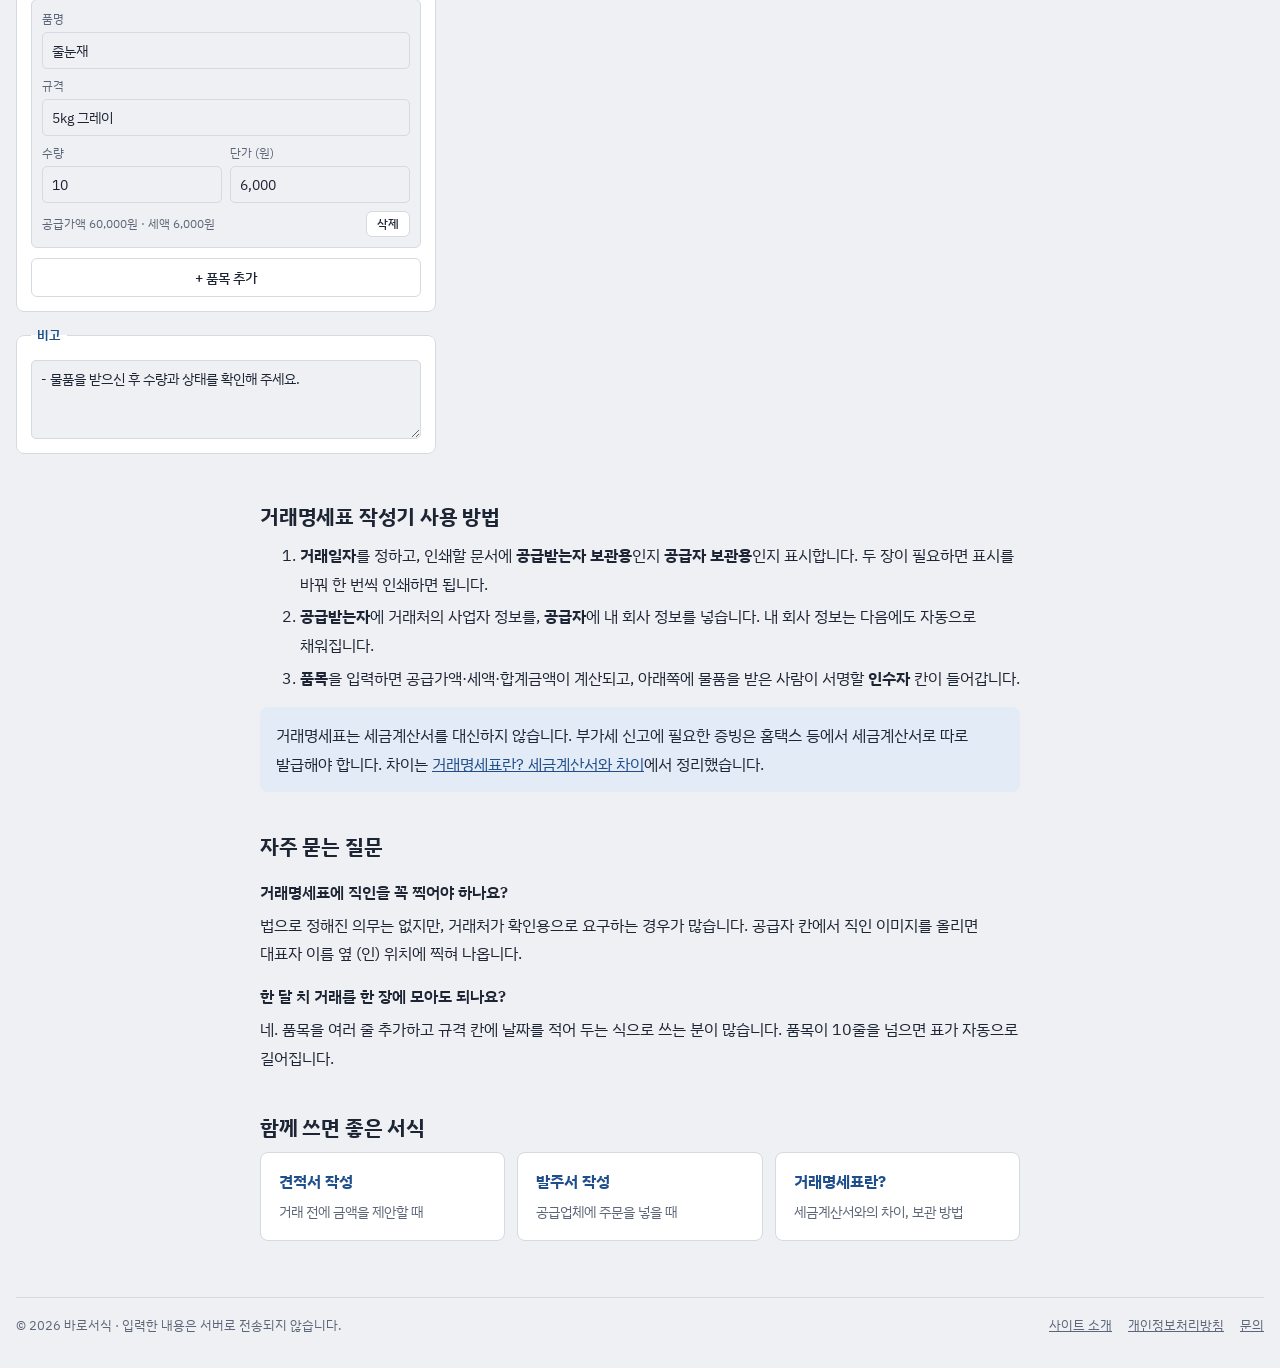
<file: transaction-statement/index.html>
<!doctype html>
<html lang="ko">
<head>
<meta charset="utf-8">
<meta name="viewport" content="width=device-width, initial-scale=1">
<title>거래명세표 양식 무료 작성 - 자동 계산, 인쇄·PDF | 바로서식</title>
<meta name="description" content="거래명세표 양식을 무료로 작성하세요. 공급자와 공급받는자 정보, 품목만 입력하면 공급가액·세액·합계가 자동 계산되고 바로 인쇄하거나 PDF로 저장할 수 있습니다.">
<meta property="og:type" content="website">
<meta property="og:site_name" content="바로서식">
<meta property="og:title" content="거래명세표 양식 무료 작성 - 자동 계산, 인쇄·PDF | 바로서식">
<meta property="og:description" content="거래명세표 양식을 무료로 작성하세요. 공급자와 공급받는자 정보, 품목만 입력하면 공급가액·세액·합계가 자동 계산되고 바로 인쇄하거나 PDF로 저장할 수 있습니다.">
<meta property="og:locale" content="ko_KR">
<link rel="icon" href="../favicon.svg" type="image/svg+xml">
<link rel="preconnect" href="https://fonts.googleapis.com">
<link rel="preconnect" href="https://fonts.gstatic.com" crossorigin>
<link rel="stylesheet" href="https://fonts.googleapis.com/css2?family=IBM+Plex+Sans+KR:wght@400;500;600;700&family=Nanum+Myeongjo:wght@700;800&display=swap">
<link rel="stylesheet" href="../assets/style.css">
<!-- ADSENSE: 애드센스 코드가 들어갈 자리 -->
</head>
<body data-doc="statement">
<header class="site-head">
  <a class="brand" href="../">바로<b>서식</b></a>
  <nav class="site-nav" aria-label="주요 메뉴"><a href="../">견적서</a><a href="../transaction-statement/" aria-current="page">거래명세표</a><a href="../purchase-order/">발주서</a><a href="../guide/">작성 가이드</a></nav>
</header>
<main class="wrap">
  <header class="top">
    <div>
      <h1>거래명세표 양식 무료 작성</h1>
      <p>공급자·공급받는자와 품목만 넣으면 금액이 자동 계산됩니다. 엑셀 없이 바로 인쇄하세요.</p>
    </div>
    <div class="actions">
      <button type="button" id="btnNew">새 거래명세표</button>
      <button type="button" class="primary" id="btnPrint">인쇄 · PDF 저장</button>
    </div>
  </header>
  <div class="notice" id="notice">예시 내용이 채워져 있어요. 내 회사 정보와 직인은 이 브라우저에만 저장되어 다음에 와도 그대로 남습니다.</div>

  <div class="grid">
    <section class="editor" aria-label="거래명세표 내용 입력">
      <fieldset>
        <legend>거래 정보</legend>
        <div class="row2">
          <label>거래일자<input type="date" id="date"></label>
          <label>보관용 표시<select id="copy"><option>공급받는자 보관용</option><option>공급자 보관용</option><option value="">표시 안 함</option></select></label>
        </div>
        <label>부가세<div class="seg" role="group" aria-label="부가세 방식" id="vatSeg">
          <button type="button" data-v="excl" aria-pressed="true">별도 (10% 추가)</button>
          <button type="button" data-v="incl" aria-pressed="false">포함</button>
          <button type="button" data-v="none" aria-pressed="false">면세</button>
        </div></label>
      </fieldset>

      <fieldset>
        <legend>공급받는자 (거래처)</legend>
        <div class="row2">
          <label>상호<input id="toName" data-clear></label>
          <label>대표자<input id="toCeo" data-clear></label>
        </div>
        <div class="row2">
          <label>사업자등록번호<input id="toNo" inputmode="numeric" placeholder="000-00-00000" data-clear></label>
          <label>연락처<input id="toTel" inputmode="tel" data-clear></label>
        </div>
        <label>주소<input id="toAddr" data-clear></label>
      </fieldset>

      <fieldset>
        <legend>공급자 (내 회사)</legend>
        <div class="row2">
          <label>상호<input id="supName"></label>
          <label>대표자<input id="supCeo"></label>
        </div>
        <div class="row2">
          <label>사업자등록번호<input id="supNo" inputmode="numeric" placeholder="000-00-00000"></label>
          <label>연락처<input id="supTel" inputmode="tel"></label>
        </div>
        <label>주소<input id="supAddr"></label>
        <div class="row2">
          <label>업태<input id="supType"></label>
          <label>종목<input id="supItem"></label>
        </div>
        <div class="stamp-row">
          <img id="stampThumb" alt="직인 미리보기" hidden>
          <label style="flex:1">직인 이미지 (배경이 투명한 PNG 권장)<input type="file" id="stampFile" accept="image/*"></label>
          <button type="button" id="stampDel" hidden>직인 삭제</button>
        </div>
      </fieldset>

      <fieldset>
        <legend>품목</legend>
        <div id="items" style="display:flex;flex-direction:column;gap:8px"></div>
        <button type="button" id="addItem">+ 품목 추가</button>
      </fieldset>

      <fieldset>
        <legend>비고</legend>
        <textarea id="note" rows="3" data-clear></textarea>
      </fieldset>
    </section>
    <section class="preview" aria-label="거래명세표 미리보기">
      <div class="paper-scroll"><div class="doc" id="doc"></div></div>
    </section>
  </div>
</main>
<section class="prose tool-info">
<h2>거래명세표 작성기 사용 방법</h2>
<ol>
  <li><b>거래일자</b>를 정하고, 인쇄할 문서에 <b>공급받는자 보관용</b>인지 <b>공급자 보관용</b>인지 표시합니다. 두 장이 필요하면 표시를 바꿔 한 번씩 인쇄하면 됩니다.</li>
  <li><b>공급받는자</b>에 거래처의 사업자 정보를, <b>공급자</b>에 내 회사 정보를 넣습니다. 내 회사 정보는 다음에도 자동으로 채워집니다.</li>
  <li><b>품목</b>을 입력하면 공급가액·세액·합계금액이 계산되고, 아래쪽에 물품을 받은 사람이 서명할 <b>인수자</b> 칸이 들어갑니다.</li>
</ol>
<div class="callout"><p>거래명세표는 세금계산서를 대신하지 않습니다. 부가세 신고에 필요한 증빙은 홈택스 등에서 세금계산서로 따로 발급해야 합니다. 차이는 <a href="../guide/what-is-transaction-statement/">거래명세표란? 세금계산서와 차이</a>에서 정리했습니다.</p></div>
<h2>자주 묻는 질문</h2>
<dl class="faq">
  <dt>거래명세표에 직인을 꼭 찍어야 하나요?</dt>
  <dd>법으로 정해진 의무는 없지만, 거래처가 확인용으로 요구하는 경우가 많습니다. 공급자 칸에서 직인 이미지를 올리면 대표자 이름 옆 (인) 위치에 찍혀 나옵니다.</dd>
  <dt>한 달 치 거래를 한 장에 모아도 되나요?</dt>
  <dd>네. 품목을 여러 줄 추가하고 규격 칸에 날짜를 적어 두는 식으로 쓰는 분이 많습니다. 품목이 10줄을 넘으면 표가 자동으로 길어집니다.</dd>
</dl>
<h2>함께 쓰면 좋은 서식</h2>
<div class="cards">
  <a class="card" href="../"><strong>견적서 작성</strong><span>거래 전에 금액을 제안할 때</span></a>
  <a class="card" href="../purchase-order/"><strong>발주서 작성</strong><span>공급업체에 주문을 넣을 때</span></a>
  <a class="card" href="../guide/what-is-transaction-statement/"><strong>거래명세표란?</strong><span>세금계산서와의 차이, 보관 방법</span></a>
</div>
</section>
<footer class="site-foot">
  <span>© 2026 바로서식 · 입력한 내용은 서버로 전송되지 않습니다.</span>
  <nav aria-label="사이트 정보"><a href="../about/">사이트 소개</a><a href="../privacy/">개인정보처리방침</a><a href="../contact/">문의</a></nav>
</footer>
<script src="../assets/editor.js"></script>
</body>
</html>
</file>
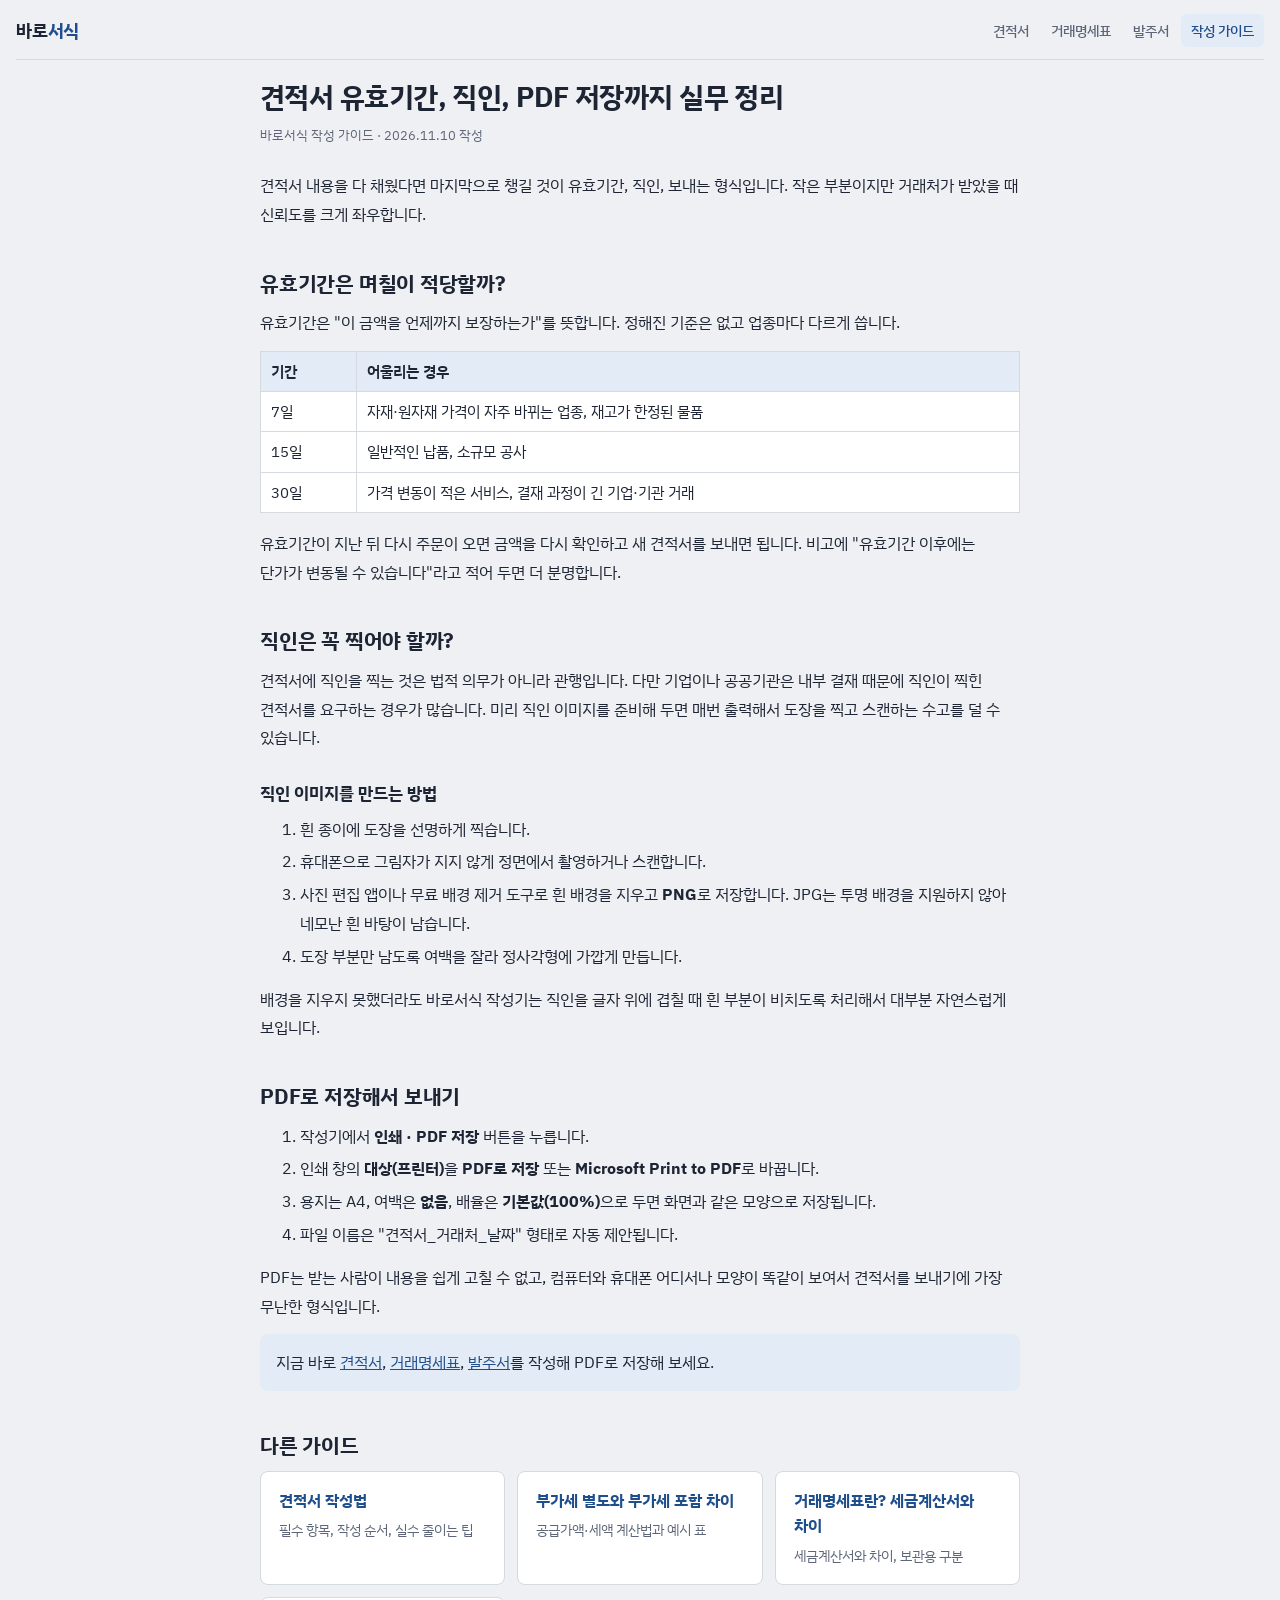
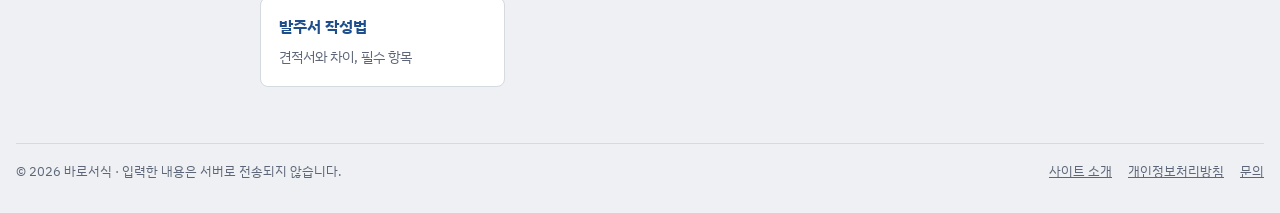
<file: guide/estimate-validity-stamp-pdf/index.html>
<!doctype html>
<html lang="ko">
<head>
<meta charset="utf-8">
<meta name="viewport" content="width=device-width, initial-scale=1">
<title>견적서 유효기간, 직인, PDF 저장까지 실무 정리 | 바로서식</title>
<meta name="description" content="견적서 유효기간은 며칠로 정할까? 직인은 꼭 찍어야 할까? 직인 이미지를 투명 PNG로 만드는 방법과 견적서를 PDF로 저장해 보내는 방법을 정리했습니다.">
<meta property="og:type" content="website">
<meta property="og:site_name" content="바로서식">
<meta property="og:title" content="견적서 유효기간, 직인, PDF 저장까지 실무 정리 | 바로서식">
<meta property="og:description" content="견적서 유효기간은 며칠로 정할까? 직인은 꼭 찍어야 할까? 직인 이미지를 투명 PNG로 만드는 방법과 견적서를 PDF로 저장해 보내는 방법을 정리했습니다.">
<meta property="og:locale" content="ko_KR">
<link rel="icon" href="../../favicon.svg" type="image/svg+xml">
<link rel="preconnect" href="https://fonts.googleapis.com">
<link rel="preconnect" href="https://fonts.gstatic.com" crossorigin>
<link rel="stylesheet" href="https://fonts.googleapis.com/css2?family=IBM+Plex+Sans+KR:wght@400;500;600;700&family=Nanum+Myeongjo:wght@700;800&display=swap">
<link rel="stylesheet" href="../../assets/style.css">
<!-- ADSENSE: 애드센스 코드가 들어갈 자리 -->
</head>
<body>
<header class="site-head">
  <a class="brand" href="../../">바로<b>서식</b></a>
  <nav class="site-nav" aria-label="주요 메뉴"><a href="../../">견적서</a><a href="../../transaction-statement/">거래명세표</a><a href="../../purchase-order/">발주서</a><a href="../../guide/" aria-current="page">작성 가이드</a></nav>
</header>
<main class="prose">
<article>
<h1>견적서 유효기간, 직인, PDF 저장까지 실무 정리</h1>
<p class="meta">바로서식 작성 가이드 · 2026.11.10 작성</p>

<p>견적서 내용을 다 채웠다면 마지막으로 챙길 것이 유효기간, 직인, 보내는 형식입니다. 작은 부분이지만 거래처가 받았을 때 신뢰도를 크게 좌우합니다.</p>

<h2>유효기간은 며칠이 적당할까?</h2>
<p>유효기간은 "이 금액을 언제까지 보장하는가"를 뜻합니다. 정해진 기준은 없고 업종마다 다르게 씁니다.</p>
<div class="table-scroll"><table>
<tr><th>기간</th><th>어울리는 경우</th></tr>
<tr><td>7일</td><td>자재·원자재 가격이 자주 바뀌는 업종, 재고가 한정된 물품</td></tr>
<tr><td>15일</td><td>일반적인 납품, 소규모 공사</td></tr>
<tr><td>30일</td><td>가격 변동이 적은 서비스, 결재 과정이 긴 기업·기관 거래</td></tr>
</table></div>
<p>유효기간이 지난 뒤 다시 주문이 오면 금액을 다시 확인하고 새 견적서를 보내면 됩니다. 비고에 "유효기간 이후에는 단가가 변동될 수 있습니다"라고 적어 두면 더 분명합니다.</p>

<h2>직인은 꼭 찍어야 할까?</h2>
<p>견적서에 직인을 찍는 것은 법적 의무가 아니라 관행입니다. 다만 기업이나 공공기관은 내부 결재 때문에 직인이 찍힌 견적서를 요구하는 경우가 많습니다. 미리 직인 이미지를 준비해 두면 매번 출력해서 도장을 찍고 스캔하는 수고를 덜 수 있습니다.</p>

<h3>직인 이미지를 만드는 방법</h3>
<ol>
  <li>흰 종이에 도장을 선명하게 찍습니다.</li>
  <li>휴대폰으로 그림자가 지지 않게 정면에서 촬영하거나 스캔합니다.</li>
  <li>사진 편집 앱이나 무료 배경 제거 도구로 흰 배경을 지우고 <b>PNG</b>로 저장합니다. JPG는 투명 배경을 지원하지 않아 네모난 흰 바탕이 남습니다.</li>
  <li>도장 부분만 남도록 여백을 잘라 정사각형에 가깝게 만듭니다.</li>
</ol>
<p>배경을 지우지 못했더라도 바로서식 작성기는 직인을 글자 위에 겹칠 때 흰 부분이 비치도록 처리해서 대부분 자연스럽게 보입니다.</p>

<h2>PDF로 저장해서 보내기</h2>
<ol>
  <li>작성기에서 <b>인쇄 · PDF 저장</b> 버튼을 누릅니다.</li>
  <li>인쇄 창의 <b>대상(프린터)</b>을 <b>PDF로 저장</b> 또는 <b>Microsoft Print to PDF</b>로 바꿉니다.</li>
  <li>용지는 A4, 여백은 <b>없음</b>, 배율은 <b>기본값(100%)</b>으로 두면 화면과 같은 모양으로 저장됩니다.</li>
  <li>파일 이름은 "견적서_거래처_날짜" 형태로 자동 제안됩니다.</li>
</ol>
<p>PDF는 받는 사람이 내용을 쉽게 고칠 수 없고, 컴퓨터와 휴대폰 어디서나 모양이 똑같이 보여서 견적서를 보내기에 가장 무난한 형식입니다.</p>

<div class="callout"><p>지금 바로 <a href="../../">견적서</a>, <a href="../../transaction-statement/">거래명세표</a>, <a href="../../purchase-order/">발주서</a>를 작성해 PDF로 저장해 보세요.</p></div>
</article>
<h2>다른 가이드</h2>
<div class="cards">
  <a class="card" href="../../guide/how-to-write-estimate/"><strong>견적서 작성법</strong><span>필수 항목, 작성 순서, 실수 줄이는 팁</span></a>
  <a class="card" href="../../guide/vat-included-vs-excluded/"><strong>부가세 별도와 부가세 포함 차이</strong><span>공급가액·세액 계산법과 예시 표</span></a>
  <a class="card" href="../../guide/what-is-transaction-statement/"><strong>거래명세표란? 세금계산서와 차이</strong><span>세금계산서와 차이, 보관용 구분</span></a>
  <a class="card" href="../../guide/how-to-write-purchase-order/"><strong>발주서 작성법</strong><span>견적서와 차이, 필수 항목</span></a>
</div>
</main>
<footer class="site-foot">
  <span>© 2026 바로서식 · 입력한 내용은 서버로 전송되지 않습니다.</span>
  <nav aria-label="사이트 정보"><a href="../../about/">사이트 소개</a><a href="../../privacy/">개인정보처리방침</a><a href="../../contact/">문의</a></nav>
</footer>
</body>
</html>
</file>
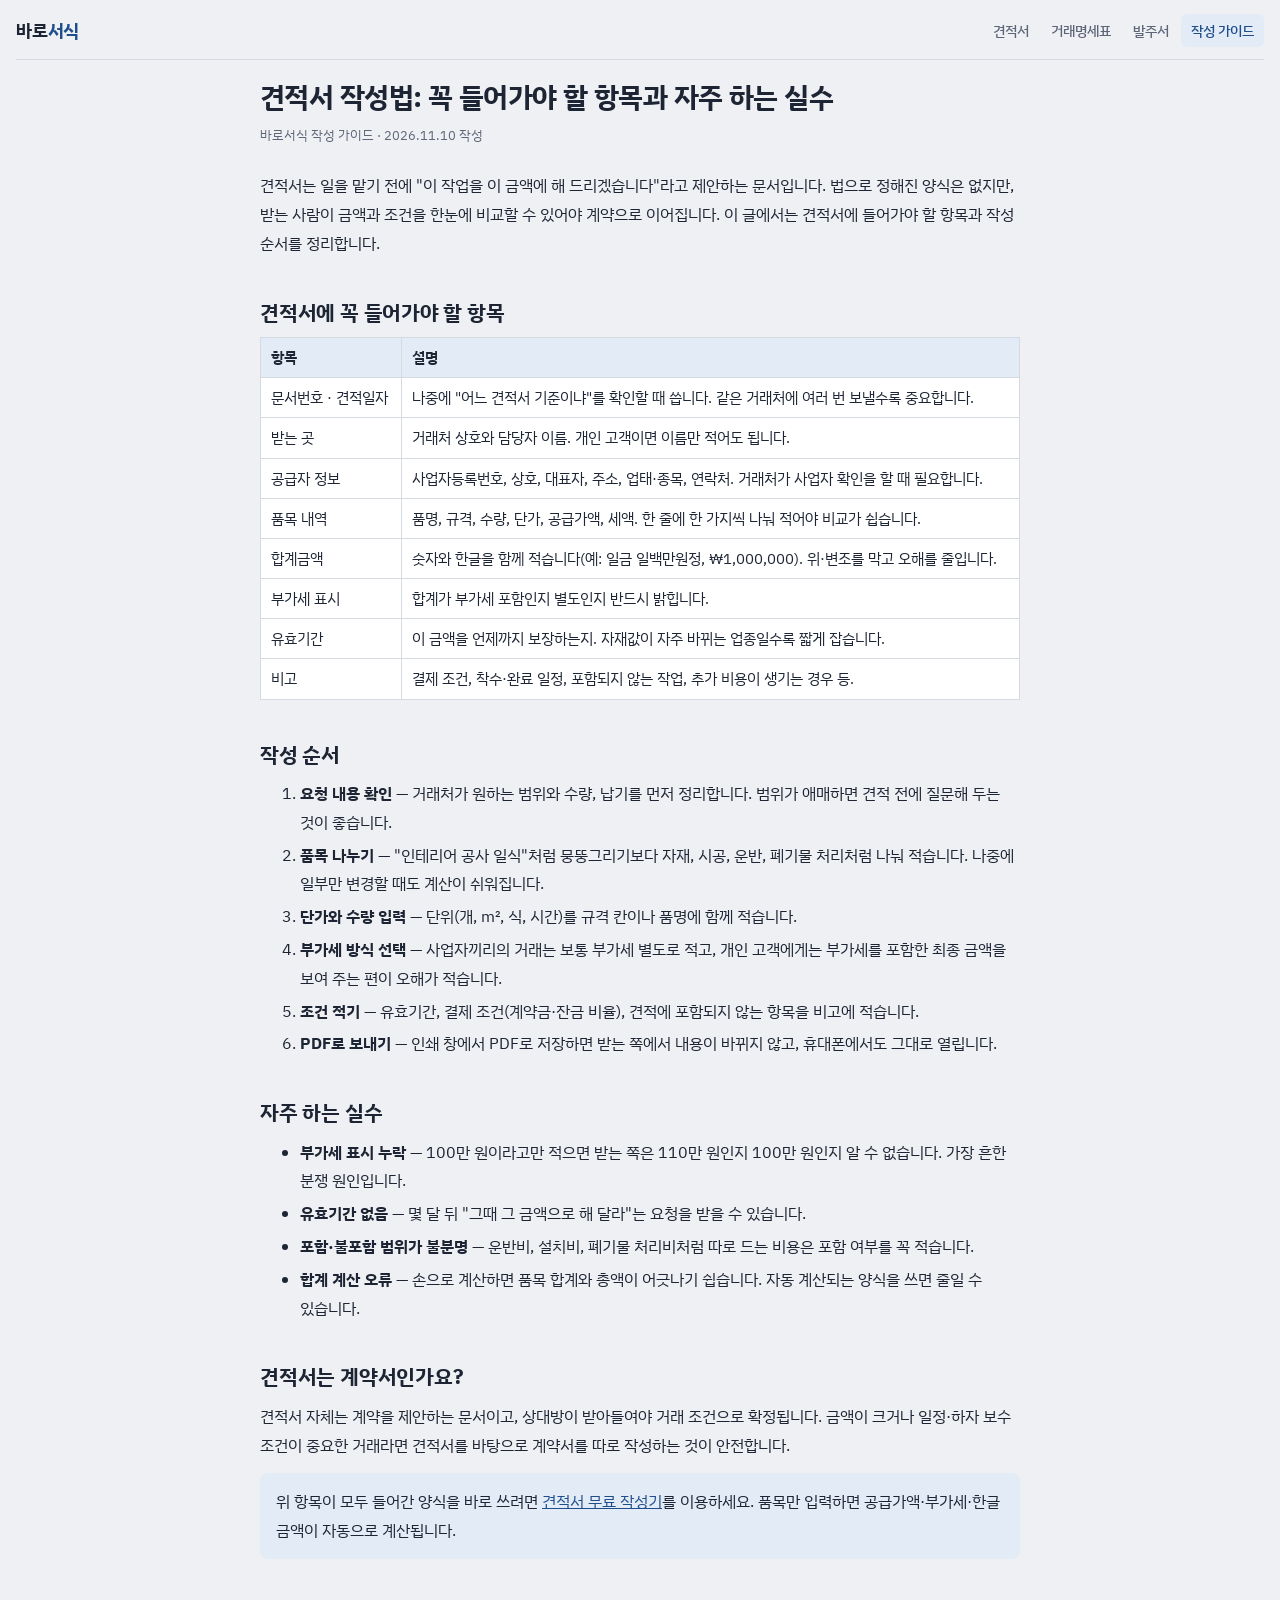
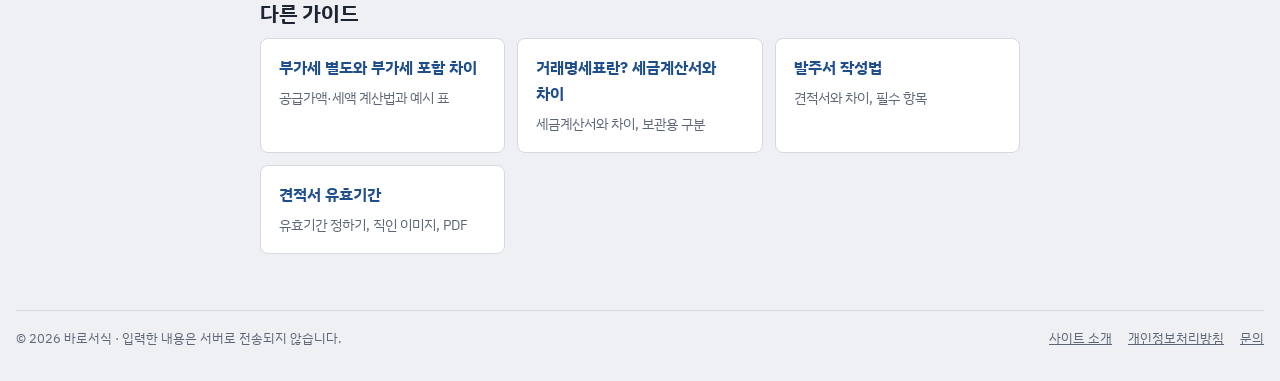
<file: guide/how-to-write-estimate/index.html>
<!doctype html>
<html lang="ko">
<head>
<meta charset="utf-8">
<meta name="viewport" content="width=device-width, initial-scale=1">
<title>견적서 작성법: 꼭 들어가야 할 항목과 자주 하는 실수 | 바로서식</title>
<meta name="description" content="견적서에 꼭 들어가야 할 항목(공급자 정보, 품목, 공급가액, 부가세, 유효기간)과 작성 순서, 거래처와 분쟁을 줄이는 작성 팁을 정리했습니다.">
<meta property="og:type" content="website">
<meta property="og:site_name" content="바로서식">
<meta property="og:title" content="견적서 작성법: 꼭 들어가야 할 항목과 자주 하는 실수 | 바로서식">
<meta property="og:description" content="견적서에 꼭 들어가야 할 항목(공급자 정보, 품목, 공급가액, 부가세, 유효기간)과 작성 순서, 거래처와 분쟁을 줄이는 작성 팁을 정리했습니다.">
<meta property="og:locale" content="ko_KR">
<link rel="icon" href="../../favicon.svg" type="image/svg+xml">
<link rel="preconnect" href="https://fonts.googleapis.com">
<link rel="preconnect" href="https://fonts.gstatic.com" crossorigin>
<link rel="stylesheet" href="https://fonts.googleapis.com/css2?family=IBM+Plex+Sans+KR:wght@400;500;600;700&family=Nanum+Myeongjo:wght@700;800&display=swap">
<link rel="stylesheet" href="../../assets/style.css">
<!-- ADSENSE: 애드센스 코드가 들어갈 자리 -->
</head>
<body>
<header class="site-head">
  <a class="brand" href="../../">바로<b>서식</b></a>
  <nav class="site-nav" aria-label="주요 메뉴"><a href="../../">견적서</a><a href="../../transaction-statement/">거래명세표</a><a href="../../purchase-order/">발주서</a><a href="../../guide/" aria-current="page">작성 가이드</a></nav>
</header>
<main class="prose">
<article>
<h1>견적서 작성법: 꼭 들어가야 할 항목과 자주 하는 실수</h1>
<p class="meta">바로서식 작성 가이드 · 2026.11.10 작성</p>

<p>견적서는 일을 맡기 전에 "이 작업을 이 금액에 해 드리겠습니다"라고 제안하는 문서입니다. 법으로 정해진 양식은 없지만, 받는 사람이 금액과 조건을 한눈에 비교할 수 있어야 계약으로 이어집니다. 이 글에서는 견적서에 들어가야 할 항목과 작성 순서를 정리합니다.</p>

<h2>견적서에 꼭 들어가야 할 항목</h2>
<div class="table-scroll"><table>
<tr><th>항목</th><th>설명</th></tr>
<tr><td>문서번호 · 견적일자</td><td>나중에 "어느 견적서 기준이냐"를 확인할 때 씁니다. 같은 거래처에 여러 번 보낼수록 중요합니다.</td></tr>
<tr><td>받는 곳</td><td>거래처 상호와 담당자 이름. 개인 고객이면 이름만 적어도 됩니다.</td></tr>
<tr><td>공급자 정보</td><td>사업자등록번호, 상호, 대표자, 주소, 업태·종목, 연락처. 거래처가 사업자 확인을 할 때 필요합니다.</td></tr>
<tr><td>품목 내역</td><td>품명, 규격, 수량, 단가, 공급가액, 세액. 한 줄에 한 가지씩 나눠 적어야 비교가 쉽습니다.</td></tr>
<tr><td>합계금액</td><td>숫자와 한글을 함께 적습니다(예: 일금 일백만원정, ₩1,000,000). 위·변조를 막고 오해를 줄입니다.</td></tr>
<tr><td>부가세 표시</td><td>합계가 부가세 포함인지 별도인지 반드시 밝힙니다.</td></tr>
<tr><td>유효기간</td><td>이 금액을 언제까지 보장하는지. 자재값이 자주 바뀌는 업종일수록 짧게 잡습니다.</td></tr>
<tr><td>비고</td><td>결제 조건, 착수·완료 일정, 포함되지 않는 작업, 추가 비용이 생기는 경우 등.</td></tr>
</table></div>

<h2>작성 순서</h2>
<ol>
  <li><b>요청 내용 확인</b> — 거래처가 원하는 범위와 수량, 납기를 먼저 정리합니다. 범위가 애매하면 견적 전에 질문해 두는 것이 좋습니다.</li>
  <li><b>품목 나누기</b> — "인테리어 공사 일식"처럼 뭉뚱그리기보다 자재, 시공, 운반, 폐기물 처리처럼 나눠 적습니다. 나중에 일부만 변경할 때도 계산이 쉬워집니다.</li>
  <li><b>단가와 수량 입력</b> — 단위(개, m², 식, 시간)를 규격 칸이나 품명에 함께 적습니다.</li>
  <li><b>부가세 방식 선택</b> — 사업자끼리의 거래는 보통 부가세 별도로 적고, 개인 고객에게는 부가세를 포함한 최종 금액을 보여 주는 편이 오해가 적습니다.</li>
  <li><b>조건 적기</b> — 유효기간, 결제 조건(계약금·잔금 비율), 견적에 포함되지 않는 항목을 비고에 적습니다.</li>
  <li><b>PDF로 보내기</b> — 인쇄 창에서 PDF로 저장하면 받는 쪽에서 내용이 바뀌지 않고, 휴대폰에서도 그대로 열립니다.</li>
</ol>

<h2>자주 하는 실수</h2>
<ul>
  <li><b>부가세 표시 누락</b> — 100만 원이라고만 적으면 받는 쪽은 110만 원인지 100만 원인지 알 수 없습니다. 가장 흔한 분쟁 원인입니다.</li>
  <li><b>유효기간 없음</b> — 몇 달 뒤 "그때 그 금액으로 해 달라"는 요청을 받을 수 있습니다.</li>
  <li><b>포함·불포함 범위가 불분명</b> — 운반비, 설치비, 폐기물 처리비처럼 따로 드는 비용은 포함 여부를 꼭 적습니다.</li>
  <li><b>합계 계산 오류</b> — 손으로 계산하면 품목 합계와 총액이 어긋나기 쉽습니다. 자동 계산되는 양식을 쓰면 줄일 수 있습니다.</li>
</ul>

<h2>견적서는 계약서인가요?</h2>
<p>견적서 자체는 계약을 제안하는 문서이고, 상대방이 받아들여야 거래 조건으로 확정됩니다. 금액이 크거나 일정·하자 보수 조건이 중요한 거래라면 견적서를 바탕으로 계약서를 따로 작성하는 것이 안전합니다.</p>

<div class="callout"><p>위 항목이 모두 들어간 양식을 바로 쓰려면 <a href="../../">견적서 무료 작성기</a>를 이용하세요. 품목만 입력하면 공급가액·부가세·한글 금액이 자동으로 계산됩니다.</p></div>
</article>
<h2>다른 가이드</h2>
<div class="cards">
  <a class="card" href="../../guide/vat-included-vs-excluded/"><strong>부가세 별도와 부가세 포함 차이</strong><span>공급가액·세액 계산법과 예시 표</span></a>
  <a class="card" href="../../guide/what-is-transaction-statement/"><strong>거래명세표란? 세금계산서와 차이</strong><span>세금계산서와 차이, 보관용 구분</span></a>
  <a class="card" href="../../guide/how-to-write-purchase-order/"><strong>발주서 작성법</strong><span>견적서와 차이, 필수 항목</span></a>
  <a class="card" href="../../guide/estimate-validity-stamp-pdf/"><strong>견적서 유효기간</strong><span>유효기간 정하기, 직인 이미지, PDF</span></a>
</div>
</main>
<footer class="site-foot">
  <span>© 2026 바로서식 · 입력한 내용은 서버로 전송되지 않습니다.</span>
  <nav aria-label="사이트 정보"><a href="../../about/">사이트 소개</a><a href="../../privacy/">개인정보처리방침</a><a href="../../contact/">문의</a></nav>
</footer>
</body>
</html>
</file>
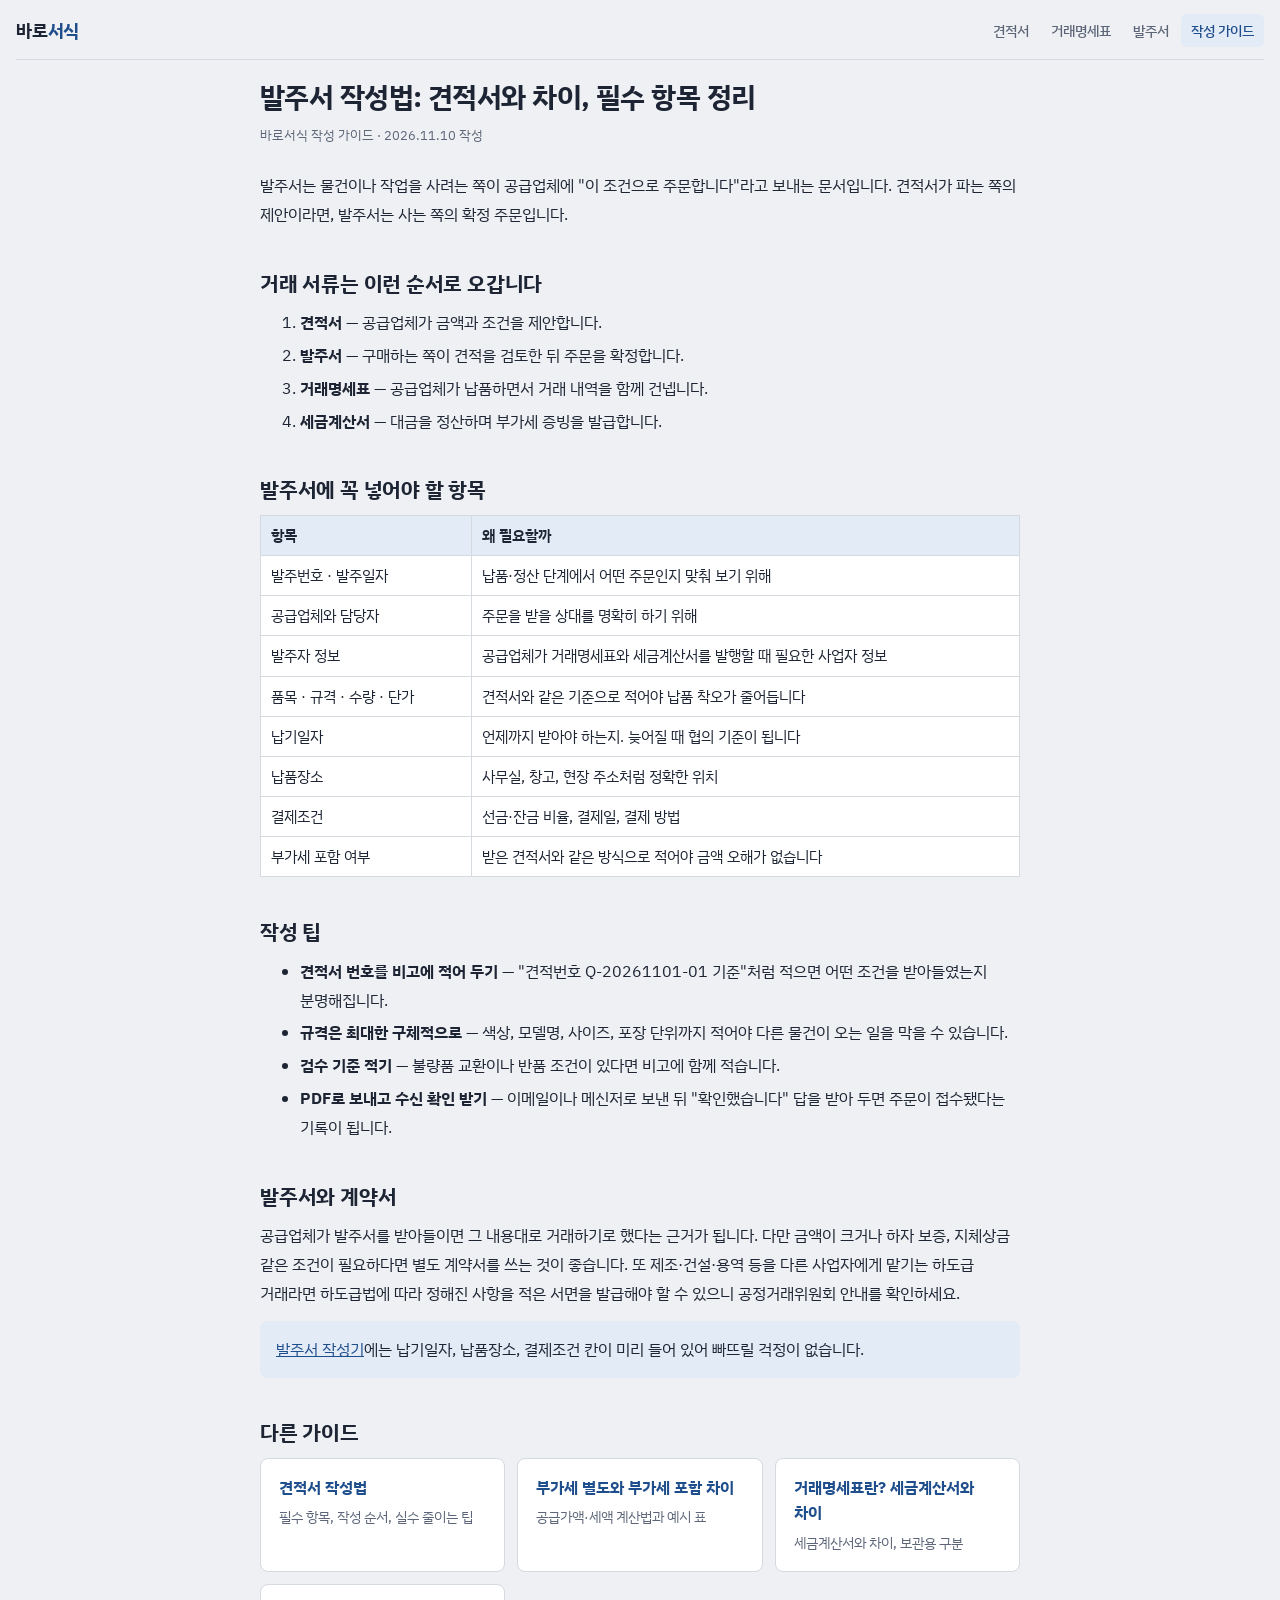
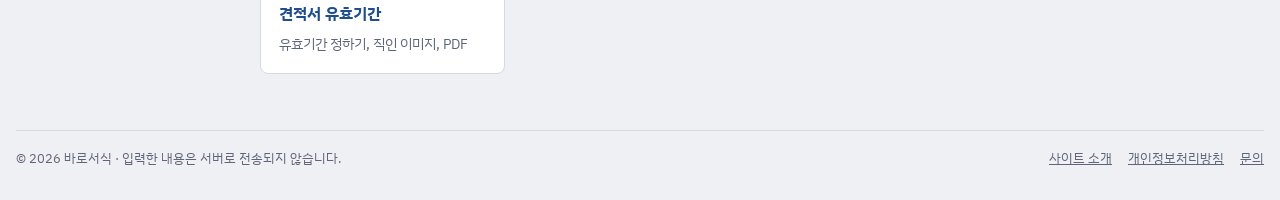
<file: guide/how-to-write-purchase-order/index.html>
<!doctype html>
<html lang="ko">
<head>
<meta charset="utf-8">
<meta name="viewport" content="width=device-width, initial-scale=1">
<title>발주서 작성법: 견적서와 차이, 필수 항목 정리 | 바로서식</title>
<meta name="description" content="발주서란 무엇인지, 견적서·거래명세표와 어떤 순서로 쓰는지, 발주서에 꼭 넣어야 할 납기·납품장소·결제조건 등 필수 항목과 작성 팁을 정리했습니다.">
<meta property="og:type" content="website">
<meta property="og:site_name" content="바로서식">
<meta property="og:title" content="발주서 작성법: 견적서와 차이, 필수 항목 정리 | 바로서식">
<meta property="og:description" content="발주서란 무엇인지, 견적서·거래명세표와 어떤 순서로 쓰는지, 발주서에 꼭 넣어야 할 납기·납품장소·결제조건 등 필수 항목과 작성 팁을 정리했습니다.">
<meta property="og:locale" content="ko_KR">
<link rel="icon" href="../../favicon.svg" type="image/svg+xml">
<link rel="preconnect" href="https://fonts.googleapis.com">
<link rel="preconnect" href="https://fonts.gstatic.com" crossorigin>
<link rel="stylesheet" href="https://fonts.googleapis.com/css2?family=IBM+Plex+Sans+KR:wght@400;500;600;700&family=Nanum+Myeongjo:wght@700;800&display=swap">
<link rel="stylesheet" href="../../assets/style.css">
<!-- ADSENSE: 애드센스 코드가 들어갈 자리 -->
</head>
<body>
<header class="site-head">
  <a class="brand" href="../../">바로<b>서식</b></a>
  <nav class="site-nav" aria-label="주요 메뉴"><a href="../../">견적서</a><a href="../../transaction-statement/">거래명세표</a><a href="../../purchase-order/">발주서</a><a href="../../guide/" aria-current="page">작성 가이드</a></nav>
</header>
<main class="prose">
<article>
<h1>발주서 작성법: 견적서와 차이, 필수 항목 정리</h1>
<p class="meta">바로서식 작성 가이드 · 2026.11.10 작성</p>

<p>발주서는 물건이나 작업을 사려는 쪽이 공급업체에 "이 조건으로 주문합니다"라고 보내는 문서입니다. 견적서가 파는 쪽의 제안이라면, 발주서는 사는 쪽의 확정 주문입니다.</p>

<h2>거래 서류는 이런 순서로 오갑니다</h2>
<ol>
  <li><b>견적서</b> — 공급업체가 금액과 조건을 제안합니다.</li>
  <li><b>발주서</b> — 구매하는 쪽이 견적을 검토한 뒤 주문을 확정합니다.</li>
  <li><b>거래명세표</b> — 공급업체가 납품하면서 거래 내역을 함께 건넵니다.</li>
  <li><b>세금계산서</b> — 대금을 정산하며 부가세 증빙을 발급합니다.</li>
</ol>

<h2>발주서에 꼭 넣어야 할 항목</h2>
<div class="table-scroll"><table>
<tr><th>항목</th><th>왜 필요할까</th></tr>
<tr><td>발주번호 · 발주일자</td><td>납품·정산 단계에서 어떤 주문인지 맞춰 보기 위해</td></tr>
<tr><td>공급업체와 담당자</td><td>주문을 받을 상대를 명확히 하기 위해</td></tr>
<tr><td>발주자 정보</td><td>공급업체가 거래명세표와 세금계산서를 발행할 때 필요한 사업자 정보</td></tr>
<tr><td>품목 · 규격 · 수량 · 단가</td><td>견적서와 같은 기준으로 적어야 납품 착오가 줄어듭니다</td></tr>
<tr><td>납기일자</td><td>언제까지 받아야 하는지. 늦어질 때 협의 기준이 됩니다</td></tr>
<tr><td>납품장소</td><td>사무실, 창고, 현장 주소처럼 정확한 위치</td></tr>
<tr><td>결제조건</td><td>선금·잔금 비율, 결제일, 결제 방법</td></tr>
<tr><td>부가세 포함 여부</td><td>받은 견적서와 같은 방식으로 적어야 금액 오해가 없습니다</td></tr>
</table></div>

<h2>작성 팁</h2>
<ul>
  <li><b>견적서 번호를 비고에 적어 두기</b> — "견적번호 Q-20261101-01 기준"처럼 적으면 어떤 조건을 받아들였는지 분명해집니다.</li>
  <li><b>규격은 최대한 구체적으로</b> — 색상, 모델명, 사이즈, 포장 단위까지 적어야 다른 물건이 오는 일을 막을 수 있습니다.</li>
  <li><b>검수 기준 적기</b> — 불량품 교환이나 반품 조건이 있다면 비고에 함께 적습니다.</li>
  <li><b>PDF로 보내고 수신 확인 받기</b> — 이메일이나 메신저로 보낸 뒤 "확인했습니다" 답을 받아 두면 주문이 접수됐다는 기록이 됩니다.</li>
</ul>

<h2>발주서와 계약서</h2>
<p>공급업체가 발주서를 받아들이면 그 내용대로 거래하기로 했다는 근거가 됩니다. 다만 금액이 크거나 하자 보증, 지체상금 같은 조건이 필요하다면 별도 계약서를 쓰는 것이 좋습니다. 또 제조·건설·용역 등을 다른 사업자에게 맡기는 하도급 거래라면 하도급법에 따라 정해진 사항을 적은 서면을 발급해야 할 수 있으니 공정거래위원회 안내를 확인하세요.</p>

<div class="callout"><p><a href="../../purchase-order/">발주서 작성기</a>에는 납기일자, 납품장소, 결제조건 칸이 미리 들어 있어 빠뜨릴 걱정이 없습니다.</p></div>
</article>
<h2>다른 가이드</h2>
<div class="cards">
  <a class="card" href="../../guide/how-to-write-estimate/"><strong>견적서 작성법</strong><span>필수 항목, 작성 순서, 실수 줄이는 팁</span></a>
  <a class="card" href="../../guide/vat-included-vs-excluded/"><strong>부가세 별도와 부가세 포함 차이</strong><span>공급가액·세액 계산법과 예시 표</span></a>
  <a class="card" href="../../guide/what-is-transaction-statement/"><strong>거래명세표란? 세금계산서와 차이</strong><span>세금계산서와 차이, 보관용 구분</span></a>
  <a class="card" href="../../guide/estimate-validity-stamp-pdf/"><strong>견적서 유효기간</strong><span>유효기간 정하기, 직인 이미지, PDF</span></a>
</div>
</main>
<footer class="site-foot">
  <span>© 2026 바로서식 · 입력한 내용은 서버로 전송되지 않습니다.</span>
  <nav aria-label="사이트 정보"><a href="../../about/">사이트 소개</a><a href="../../privacy/">개인정보처리방침</a><a href="../../contact/">문의</a></nav>
</footer>
</body>
</html>
</file>
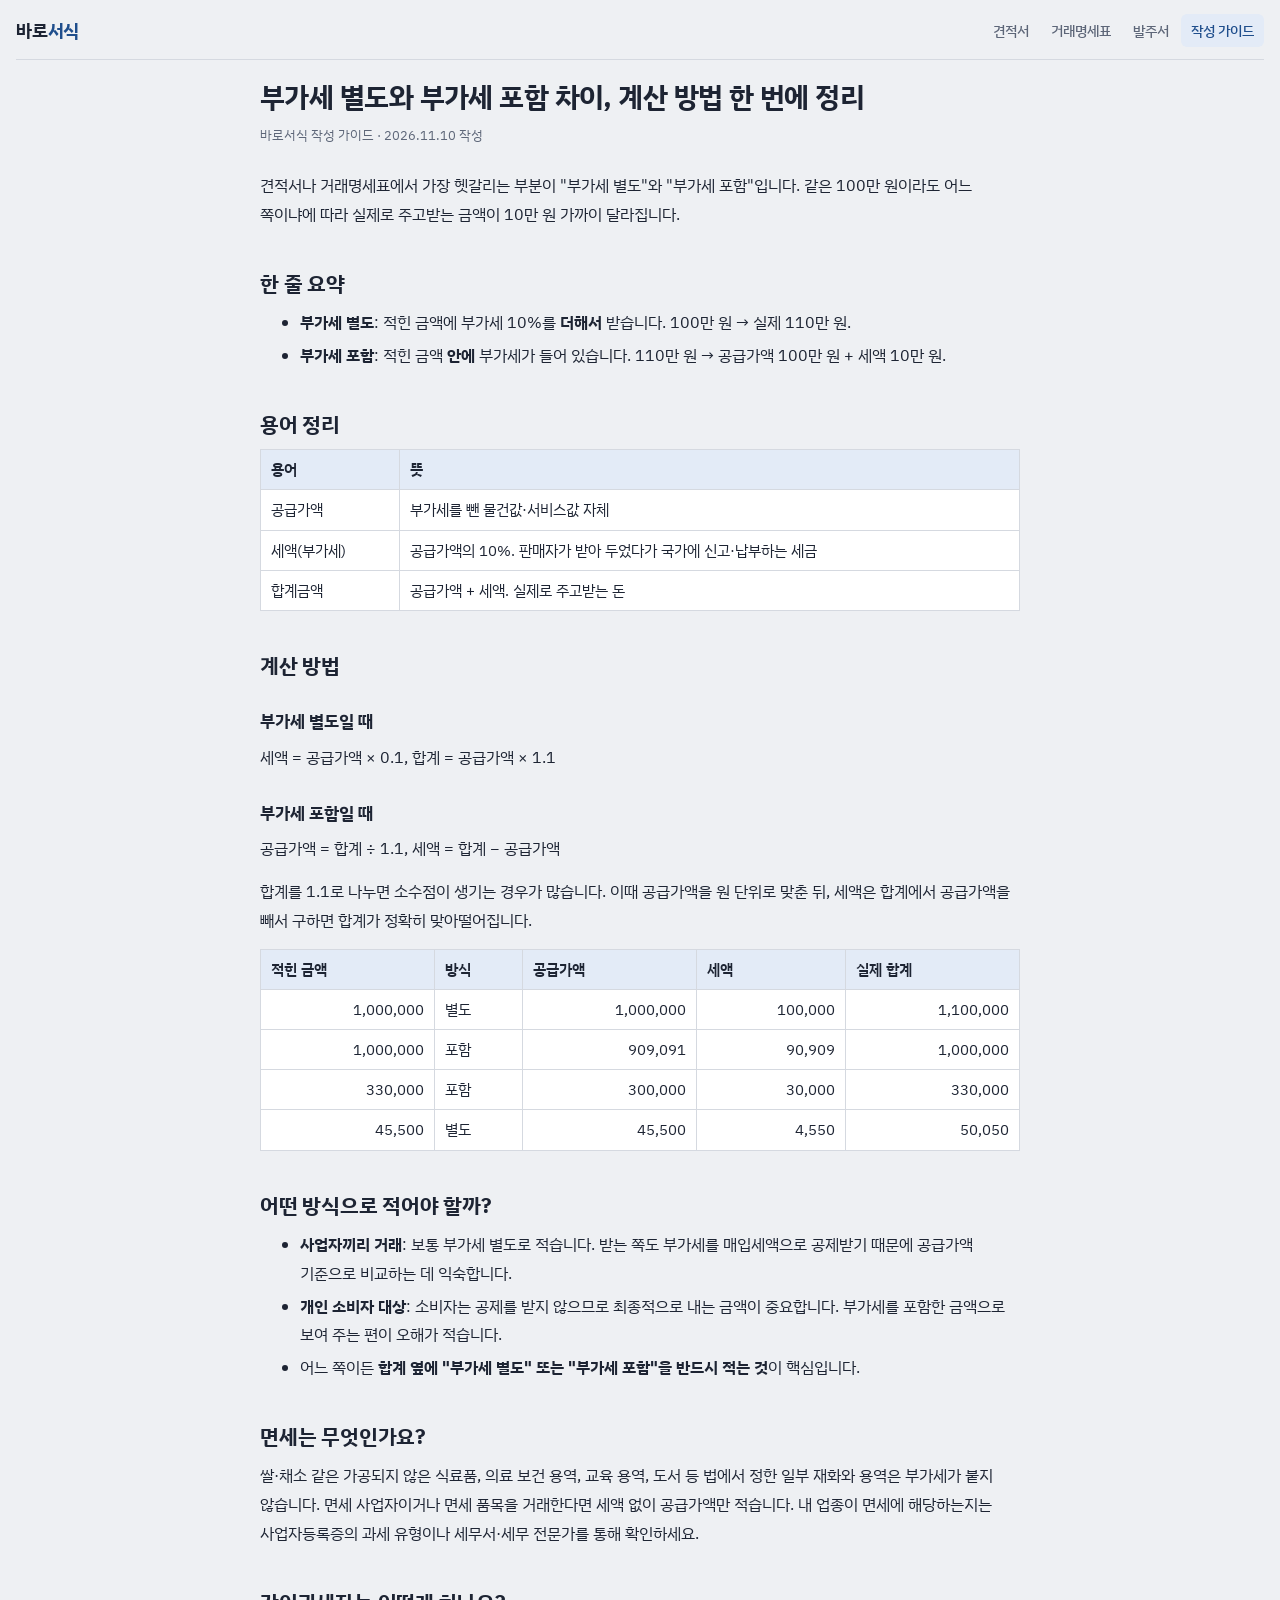
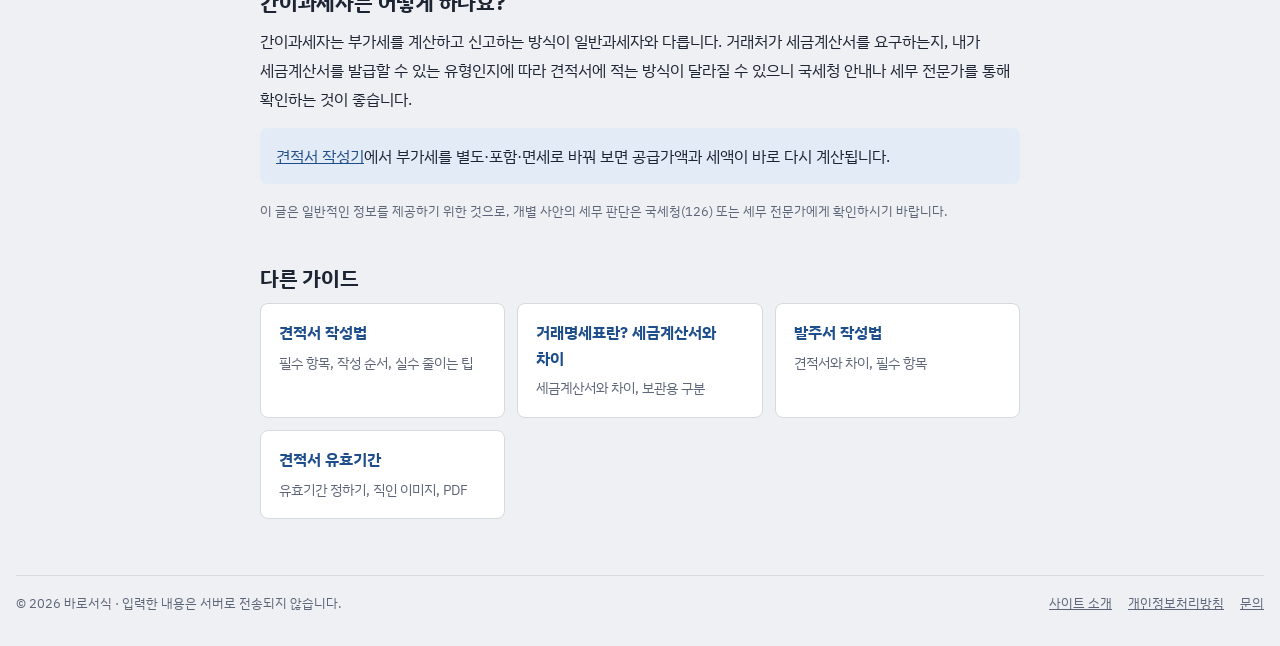
<file: guide/vat-included-vs-excluded/index.html>
<!doctype html>
<html lang="ko">
<head>
<meta charset="utf-8">
<meta name="viewport" content="width=device-width, initial-scale=1">
<title>부가세 별도와 부가세 포함 차이, 계산 방법 한 번에 정리 | 바로서식</title>
<meta name="description" content="부가세 별도(VAT 별도)와 부가세 포함(VAT 포함)의 차이, 공급가액과 세액 계산 방법, 원 단위 끝수 처리, 면세 품목까지 예시 표로 쉽게 정리했습니다.">
<meta property="og:type" content="website">
<meta property="og:site_name" content="바로서식">
<meta property="og:title" content="부가세 별도와 부가세 포함 차이, 계산 방법 한 번에 정리 | 바로서식">
<meta property="og:description" content="부가세 별도(VAT 별도)와 부가세 포함(VAT 포함)의 차이, 공급가액과 세액 계산 방법, 원 단위 끝수 처리, 면세 품목까지 예시 표로 쉽게 정리했습니다.">
<meta property="og:locale" content="ko_KR">
<link rel="icon" href="../../favicon.svg" type="image/svg+xml">
<link rel="preconnect" href="https://fonts.googleapis.com">
<link rel="preconnect" href="https://fonts.gstatic.com" crossorigin>
<link rel="stylesheet" href="https://fonts.googleapis.com/css2?family=IBM+Plex+Sans+KR:wght@400;500;600;700&family=Nanum+Myeongjo:wght@700;800&display=swap">
<link rel="stylesheet" href="../../assets/style.css">
<!-- ADSENSE: 애드센스 코드가 들어갈 자리 -->
</head>
<body>
<header class="site-head">
  <a class="brand" href="../../">바로<b>서식</b></a>
  <nav class="site-nav" aria-label="주요 메뉴"><a href="../../">견적서</a><a href="../../transaction-statement/">거래명세표</a><a href="../../purchase-order/">발주서</a><a href="../../guide/" aria-current="page">작성 가이드</a></nav>
</header>
<main class="prose">
<article>
<h1>부가세 별도와 부가세 포함 차이, 계산 방법 한 번에 정리</h1>
<p class="meta">바로서식 작성 가이드 · 2026.11.10 작성</p>

<p>견적서나 거래명세표에서 가장 헷갈리는 부분이 "부가세 별도"와 "부가세 포함"입니다. 같은 100만 원이라도 어느 쪽이냐에 따라 실제로 주고받는 금액이 10만 원 가까이 달라집니다.</p>

<h2>한 줄 요약</h2>
<ul>
  <li><b>부가세 별도</b>: 적힌 금액에 부가세 10%를 <b>더해서</b> 받습니다. 100만 원 → 실제 110만 원.</li>
  <li><b>부가세 포함</b>: 적힌 금액 <b>안에</b> 부가세가 들어 있습니다. 110만 원 → 공급가액 100만 원 + 세액 10만 원.</li>
</ul>

<h2>용어 정리</h2>
<div class="table-scroll"><table>
<tr><th>용어</th><th>뜻</th></tr>
<tr><td>공급가액</td><td>부가세를 뺀 물건값·서비스값 자체</td></tr>
<tr><td>세액(부가세)</td><td>공급가액의 10%. 판매자가 받아 두었다가 국가에 신고·납부하는 세금</td></tr>
<tr><td>합계금액</td><td>공급가액 + 세액. 실제로 주고받는 돈</td></tr>
</table></div>

<h2>계산 방법</h2>
<h3>부가세 별도일 때</h3>
<p>세액 = 공급가액 × 0.1, 합계 = 공급가액 × 1.1</p>
<h3>부가세 포함일 때</h3>
<p>공급가액 = 합계 ÷ 1.1, 세액 = 합계 − 공급가액</p>
<p>합계를 1.1로 나누면 소수점이 생기는 경우가 많습니다. 이때 공급가액을 원 단위로 맞춘 뒤, 세액은 합계에서 공급가액을 빼서 구하면 합계가 정확히 맞아떨어집니다.</p>

<div class="table-scroll"><table>
<tr><th>적힌 금액</th><th>방식</th><th>공급가액</th><th>세액</th><th>실제 합계</th></tr>
<tr><td class="n">1,000,000</td><td>별도</td><td class="n">1,000,000</td><td class="n">100,000</td><td class="n">1,100,000</td></tr>
<tr><td class="n">1,000,000</td><td>포함</td><td class="n">909,091</td><td class="n">90,909</td><td class="n">1,000,000</td></tr>
<tr><td class="n">330,000</td><td>포함</td><td class="n">300,000</td><td class="n">30,000</td><td class="n">330,000</td></tr>
<tr><td class="n">45,500</td><td>별도</td><td class="n">45,500</td><td class="n">4,550</td><td class="n">50,050</td></tr>
</table></div>

<h2>어떤 방식으로 적어야 할까?</h2>
<ul>
  <li><b>사업자끼리 거래</b>: 보통 부가세 별도로 적습니다. 받는 쪽도 부가세를 매입세액으로 공제받기 때문에 공급가액 기준으로 비교하는 데 익숙합니다.</li>
  <li><b>개인 소비자 대상</b>: 소비자는 공제를 받지 않으므로 최종적으로 내는 금액이 중요합니다. 부가세를 포함한 금액으로 보여 주는 편이 오해가 적습니다.</li>
  <li>어느 쪽이든 <b>합계 옆에 "부가세 별도" 또는 "부가세 포함"을 반드시 적는 것</b>이 핵심입니다.</li>
</ul>

<h2>면세는 무엇인가요?</h2>
<p>쌀·채소 같은 가공되지 않은 식료품, 의료 보건 용역, 교육 용역, 도서 등 법에서 정한 일부 재화와 용역은 부가세가 붙지 않습니다. 면세 사업자이거나 면세 품목을 거래한다면 세액 없이 공급가액만 적습니다. 내 업종이 면세에 해당하는지는 사업자등록증의 과세 유형이나 세무서·세무 전문가를 통해 확인하세요.</p>

<h2>간이과세자는 어떻게 하나요?</h2>
<p>간이과세자는 부가세를 계산하고 신고하는 방식이 일반과세자와 다릅니다. 거래처가 세금계산서를 요구하는지, 내가 세금계산서를 발급할 수 있는 유형인지에 따라 견적서에 적는 방식이 달라질 수 있으니 국세청 안내나 세무 전문가를 통해 확인하는 것이 좋습니다.</p>

<div class="callout"><p><a href="../../">견적서 작성기</a>에서 부가세를 별도·포함·면세로 바꿔 보면 공급가액과 세액이 바로 다시 계산됩니다.</p></div>
<p class="meta">이 글은 일반적인 정보를 제공하기 위한 것으로, 개별 사안의 세무 판단은 국세청(126) 또는 세무 전문가에게 확인하시기 바랍니다.</p>
</article>
<h2>다른 가이드</h2>
<div class="cards">
  <a class="card" href="../../guide/how-to-write-estimate/"><strong>견적서 작성법</strong><span>필수 항목, 작성 순서, 실수 줄이는 팁</span></a>
  <a class="card" href="../../guide/what-is-transaction-statement/"><strong>거래명세표란? 세금계산서와 차이</strong><span>세금계산서와 차이, 보관용 구분</span></a>
  <a class="card" href="../../guide/how-to-write-purchase-order/"><strong>발주서 작성법</strong><span>견적서와 차이, 필수 항목</span></a>
  <a class="card" href="../../guide/estimate-validity-stamp-pdf/"><strong>견적서 유효기간</strong><span>유효기간 정하기, 직인 이미지, PDF</span></a>
</div>
</main>
<footer class="site-foot">
  <span>© 2026 바로서식 · 입력한 내용은 서버로 전송되지 않습니다.</span>
  <nav aria-label="사이트 정보"><a href="../../about/">사이트 소개</a><a href="../../privacy/">개인정보처리방침</a><a href="../../contact/">문의</a></nav>
</footer>
</body>
</html>
</file>
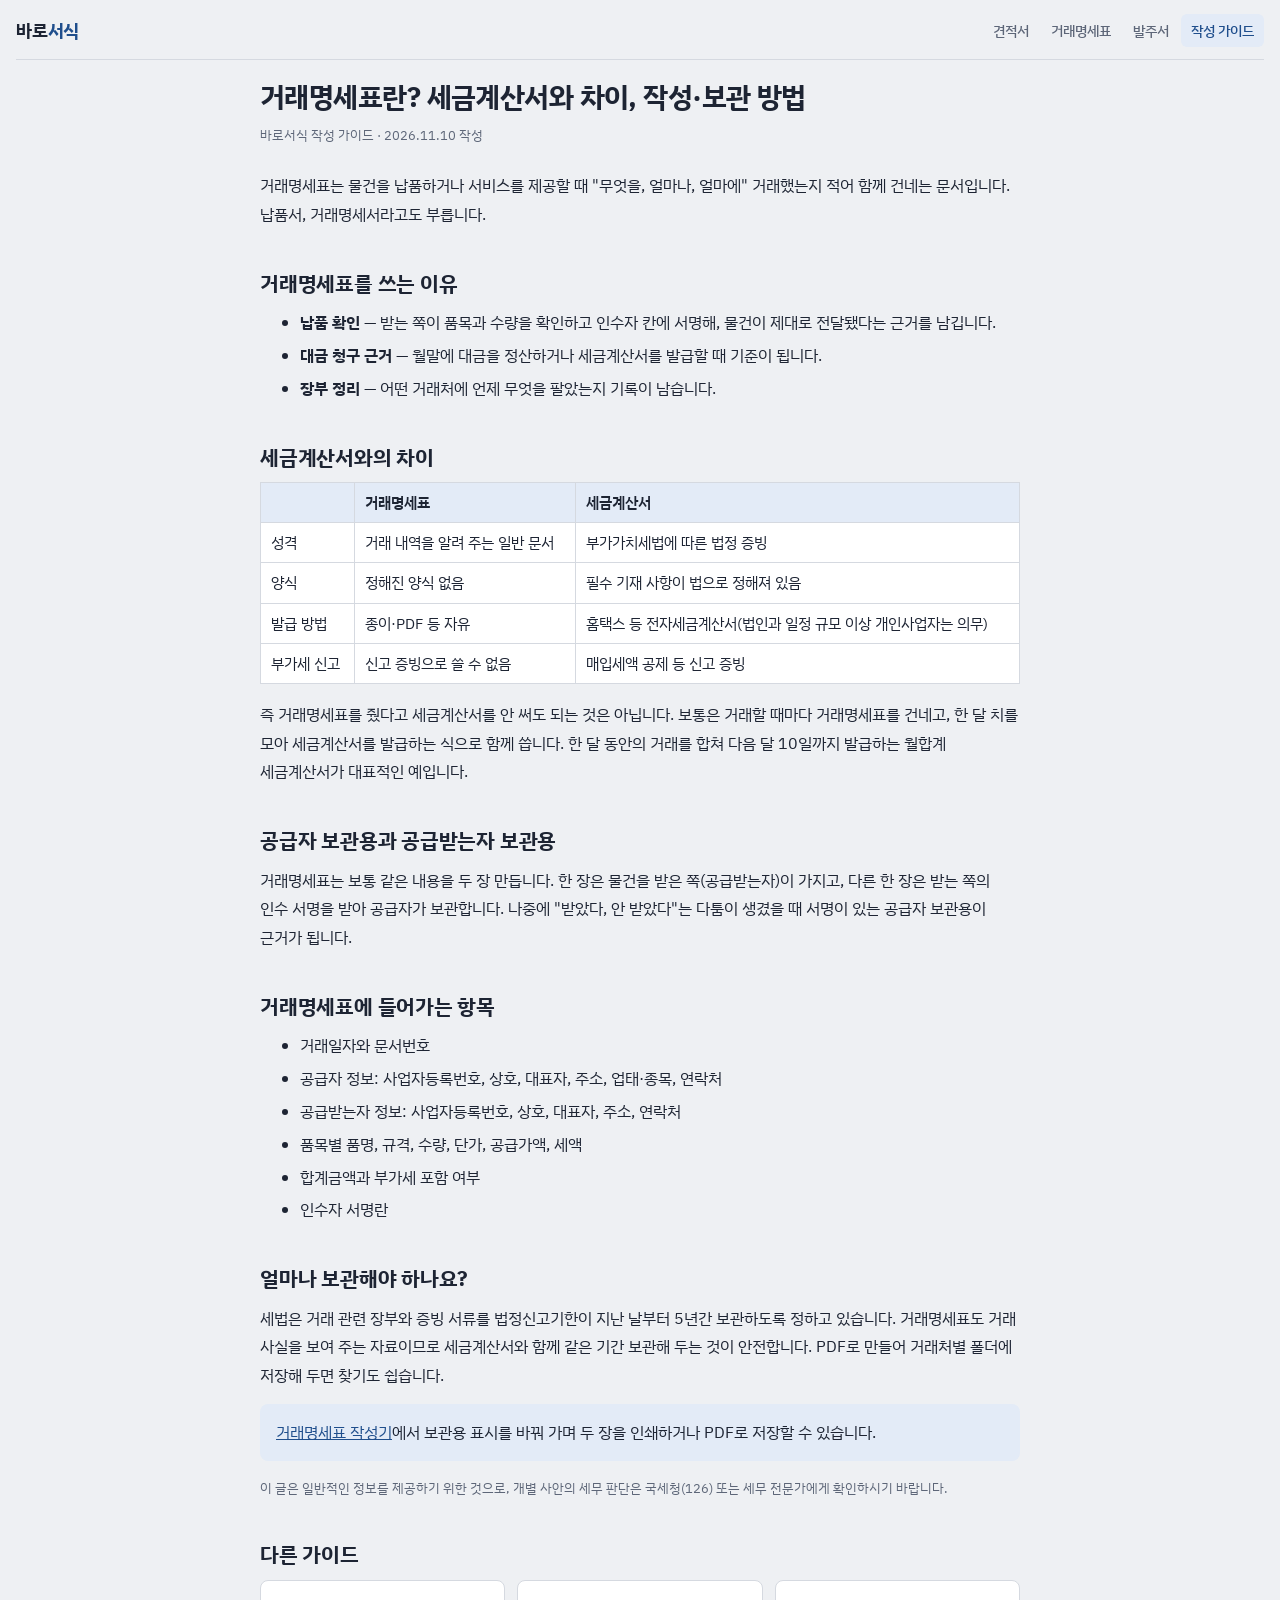
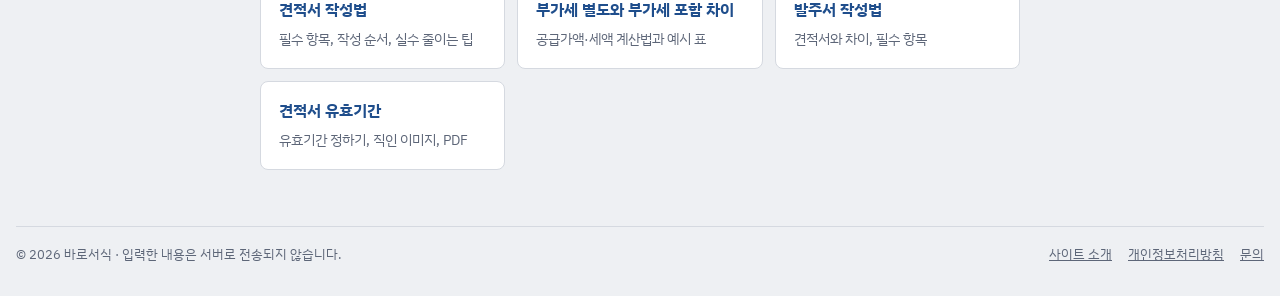
<file: guide/what-is-transaction-statement/index.html>
<!doctype html>
<html lang="ko">
<head>
<meta charset="utf-8">
<meta name="viewport" content="width=device-width, initial-scale=1">
<title>거래명세표란? 세금계산서와 차이, 작성·보관 방법 | 바로서식</title>
<meta name="description" content="거래명세표가 무엇인지, 세금계산서와 어떻게 다른지, 공급자 보관용과 공급받는자 보관용은 왜 따로 만드는지, 작성 항목과 보관 방법을 정리했습니다.">
<meta property="og:type" content="website">
<meta property="og:site_name" content="바로서식">
<meta property="og:title" content="거래명세표란? 세금계산서와 차이, 작성·보관 방법 | 바로서식">
<meta property="og:description" content="거래명세표가 무엇인지, 세금계산서와 어떻게 다른지, 공급자 보관용과 공급받는자 보관용은 왜 따로 만드는지, 작성 항목과 보관 방법을 정리했습니다.">
<meta property="og:locale" content="ko_KR">
<link rel="icon" href="../../favicon.svg" type="image/svg+xml">
<link rel="preconnect" href="https://fonts.googleapis.com">
<link rel="preconnect" href="https://fonts.gstatic.com" crossorigin>
<link rel="stylesheet" href="https://fonts.googleapis.com/css2?family=IBM+Plex+Sans+KR:wght@400;500;600;700&family=Nanum+Myeongjo:wght@700;800&display=swap">
<link rel="stylesheet" href="../../assets/style.css">
<!-- ADSENSE: 애드센스 코드가 들어갈 자리 -->
</head>
<body>
<header class="site-head">
  <a class="brand" href="../../">바로<b>서식</b></a>
  <nav class="site-nav" aria-label="주요 메뉴"><a href="../../">견적서</a><a href="../../transaction-statement/">거래명세표</a><a href="../../purchase-order/">발주서</a><a href="../../guide/" aria-current="page">작성 가이드</a></nav>
</header>
<main class="prose">
<article>
<h1>거래명세표란? 세금계산서와 차이, 작성·보관 방법</h1>
<p class="meta">바로서식 작성 가이드 · 2026.11.10 작성</p>

<p>거래명세표는 물건을 납품하거나 서비스를 제공할 때 "무엇을, 얼마나, 얼마에" 거래했는지 적어 함께 건네는 문서입니다. 납품서, 거래명세서라고도 부릅니다.</p>

<h2>거래명세표를 쓰는 이유</h2>
<ul>
  <li><b>납품 확인</b> — 받는 쪽이 품목과 수량을 확인하고 인수자 칸에 서명해, 물건이 제대로 전달됐다는 근거를 남깁니다.</li>
  <li><b>대금 청구 근거</b> — 월말에 대금을 정산하거나 세금계산서를 발급할 때 기준이 됩니다.</li>
  <li><b>장부 정리</b> — 어떤 거래처에 언제 무엇을 팔았는지 기록이 남습니다.</li>
</ul>

<h2>세금계산서와의 차이</h2>
<div class="table-scroll"><table>
<tr><th></th><th>거래명세표</th><th>세금계산서</th></tr>
<tr><td>성격</td><td>거래 내역을 알려 주는 일반 문서</td><td>부가가치세법에 따른 법정 증빙</td></tr>
<tr><td>양식</td><td>정해진 양식 없음</td><td>필수 기재 사항이 법으로 정해져 있음</td></tr>
<tr><td>발급 방법</td><td>종이·PDF 등 자유</td><td>홈택스 등 전자세금계산서(법인과 일정 규모 이상 개인사업자는 의무)</td></tr>
<tr><td>부가세 신고</td><td>신고 증빙으로 쓸 수 없음</td><td>매입세액 공제 등 신고 증빙</td></tr>
</table></div>
<p>즉 거래명세표를 줬다고 세금계산서를 안 써도 되는 것은 아닙니다. 보통은 거래할 때마다 거래명세표를 건네고, 한 달 치를 모아 세금계산서를 발급하는 식으로 함께 씁니다. 한 달 동안의 거래를 합쳐 다음 달 10일까지 발급하는 월합계 세금계산서가 대표적인 예입니다.</p>

<h2>공급자 보관용과 공급받는자 보관용</h2>
<p>거래명세표는 보통 같은 내용을 두 장 만듭니다. 한 장은 물건을 받은 쪽(공급받는자)이 가지고, 다른 한 장은 받는 쪽의 인수 서명을 받아 공급자가 보관합니다. 나중에 "받았다, 안 받았다"는 다툼이 생겼을 때 서명이 있는 공급자 보관용이 근거가 됩니다.</p>

<h2>거래명세표에 들어가는 항목</h2>
<ul>
  <li>거래일자와 문서번호</li>
  <li>공급자 정보: 사업자등록번호, 상호, 대표자, 주소, 업태·종목, 연락처</li>
  <li>공급받는자 정보: 사업자등록번호, 상호, 대표자, 주소, 연락처</li>
  <li>품목별 품명, 규격, 수량, 단가, 공급가액, 세액</li>
  <li>합계금액과 부가세 포함 여부</li>
  <li>인수자 서명란</li>
</ul>

<h2>얼마나 보관해야 하나요?</h2>
<p>세법은 거래 관련 장부와 증빙 서류를 법정신고기한이 지난 날부터 5년간 보관하도록 정하고 있습니다. 거래명세표도 거래 사실을 보여 주는 자료이므로 세금계산서와 함께 같은 기간 보관해 두는 것이 안전합니다. PDF로 만들어 거래처별 폴더에 저장해 두면 찾기도 쉽습니다.</p>

<div class="callout"><p><a href="../../transaction-statement/">거래명세표 작성기</a>에서 보관용 표시를 바꿔 가며 두 장을 인쇄하거나 PDF로 저장할 수 있습니다.</p></div>
<p class="meta">이 글은 일반적인 정보를 제공하기 위한 것으로, 개별 사안의 세무 판단은 국세청(126) 또는 세무 전문가에게 확인하시기 바랍니다.</p>
</article>
<h2>다른 가이드</h2>
<div class="cards">
  <a class="card" href="../../guide/how-to-write-estimate/"><strong>견적서 작성법</strong><span>필수 항목, 작성 순서, 실수 줄이는 팁</span></a>
  <a class="card" href="../../guide/vat-included-vs-excluded/"><strong>부가세 별도와 부가세 포함 차이</strong><span>공급가액·세액 계산법과 예시 표</span></a>
  <a class="card" href="../../guide/how-to-write-purchase-order/"><strong>발주서 작성법</strong><span>견적서와 차이, 필수 항목</span></a>
  <a class="card" href="../../guide/estimate-validity-stamp-pdf/"><strong>견적서 유효기간</strong><span>유효기간 정하기, 직인 이미지, PDF</span></a>
</div>
</main>
<footer class="site-foot">
  <span>© 2026 바로서식 · 입력한 내용은 서버로 전송되지 않습니다.</span>
  <nav aria-label="사이트 정보"><a href="../../about/">사이트 소개</a><a href="../../privacy/">개인정보처리방침</a><a href="../../contact/">문의</a></nav>
</footer>
</body>
</html>
</file>
<file: assets/style.css>
/* ===== 공통 색상 · 글꼴 ===== */
:root{
  --bg:#eef0f3; --panel:#ffffff; --line:#d5d9e0; --ink:#1d2433; --muted:#5d6678;
  --accent:#1f4e8c; --accent-soft:#e3ebf7; --on-accent:#ffffff;
  --paper:#ffffff; --paper-ink:#141821; --paper-line:#2b3242; --paper-head:#f1f3f7;
  --font-ui:"IBM Plex Sans KR","Apple SD Gothic Neo","Malgun Gothic",sans-serif;
  --font-doc:"Nanum Myeongjo","AppleMyungjo","Batang",serif;
}
@media (prefers-color-scheme: dark){:root:not([data-theme="light"]){
  --bg:#141820; --panel:#1c212c; --line:#323a4a; --ink:#e6e9ef; --muted:#9aa3b5; --accent:#7aa5e0; --accent-soft:#233149; --on-accent:#0f1420; color-scheme:dark;
}}
:root[data-theme="dark"]{
  --bg:#141820; --panel:#1c212c; --line:#323a4a; --ink:#e6e9ef; --muted:#9aa3b5; --accent:#7aa5e0; --accent-soft:#233149; --on-accent:#0f1420; color-scheme:dark;
}
*{box-sizing:border-box}
html{-webkit-text-size-adjust:100%}
body{margin:0;background:var(--bg);color:var(--ink);font-family:var(--font-ui);font-size:14px;line-height:1.5;word-break:keep-all;overflow-wrap:break-word;
  padding-left:max(16px,env(safe-area-inset-left,0px));padding-right:max(16px,env(safe-area-inset-right,0px));padding-block:0 32px}
a{color:var(--accent)}

/* ===== 사이트 머리글 · 바닥글 ===== */
.site-head{max-width:1320px;margin:0 auto 18px;display:flex;flex-wrap:wrap;align-items:center;justify-content:space-between;gap:8px 16px;padding:14px 0 12px;border-bottom:1px solid var(--line)}
.brand{font-weight:700;font-size:18px;color:var(--ink);text-decoration:none;letter-spacing:-.01em}
.brand b{color:var(--accent)}
.site-nav{display:flex;flex-wrap:wrap;gap:2px}
.site-nav a{padding:6px 10px;border-radius:6px;color:var(--muted);text-decoration:none;font-weight:500;font-size:14px}
.site-nav a:hover{color:var(--ink);background:var(--panel)}
.site-nav a[aria-current="page"]{color:var(--accent);background:var(--accent-soft)}
.site-foot{max-width:1320px;margin:56px auto 0;padding-top:18px;border-top:1px solid var(--line);color:var(--muted);font-size:13px;display:flex;flex-wrap:wrap;gap:8px 20px;justify-content:space-between}
.site-foot nav{display:flex;flex-wrap:wrap;gap:4px 16px}
.site-foot a{color:var(--muted)}
.site-foot a:hover{color:var(--ink)}

/* ===== 안내 글 ===== */
.prose{max-width:760px;margin:0 auto;font-size:16px;line-height:1.8}
.prose h1{font-size:28px;line-height:1.35;margin:12px 0 8px;letter-spacing:-.02em}
.prose h2{font-size:21px;line-height:1.4;margin:40px 0 10px;letter-spacing:-.01em}
.prose h3{font-size:17px;margin:26px 0 6px}
.prose p,.prose ul,.prose ol{margin:0 0 14px}
.prose li{margin-bottom:4px}
.prose .meta{color:var(--muted);font-size:13px;margin-bottom:24px}
.prose .table-scroll{overflow-x:auto;margin:0 0 16px}
.prose table{border-collapse:collapse;width:100%;font-size:14.5px;line-height:1.6;background:var(--panel)}
.prose th,.prose td{border:1px solid var(--line);padding:8px 10px;text-align:left;vertical-align:top}
.prose th{background:var(--accent-soft);font-weight:600}
.prose td.n{text-align:right;font-variant-numeric:tabular-nums;white-space:nowrap}
.callout{background:var(--accent-soft);border-radius:8px;padding:14px 16px;margin:0 0 16px}
.callout p:last-child{margin-bottom:0}
.cta{display:inline-block;background:var(--accent);color:var(--on-accent);padding:10px 18px;border-radius:6px;text-decoration:none;font-weight:600;font-size:15px}
.cta:hover{filter:brightness(1.08)}
.cards{display:grid;grid-template-columns:repeat(auto-fill,minmax(230px,1fr));gap:12px;margin:0 0 16px}
.card{display:block;background:var(--panel);border:1px solid var(--line);border-radius:8px;padding:16px 18px;text-decoration:none;color:var(--ink);line-height:1.6}
.card:hover{border-color:var(--accent)}
.card strong{display:block;font-size:16px;margin-bottom:4px;color:var(--accent)}
.card span{font-size:14px;color:var(--muted)}
.faq dt{font-weight:600;margin-top:14px}
.faq dd{margin:4px 0 0}

/* ===== 작성기 화면 ===== */
.wrap{max-width:1320px;margin:0 auto;display:flex;flex-direction:column;gap:16px}
header.top{display:flex;flex-wrap:wrap;align-items:center;justify-content:space-between;gap:12px}
header.top h1{margin:0;font-size:21px;font-weight:700;letter-spacing:-.01em}
header.top p{margin:2px 0 0;color:var(--muted);font-size:13px}
.actions{display:flex;flex-wrap:wrap;gap:8px}
button{font:inherit;cursor:pointer;border-radius:6px;border:1px solid var(--line);background:var(--panel);color:var(--ink);padding:8px 14px;font-weight:500}
button:hover{border-color:var(--accent)}
button.primary{background:var(--accent);border-color:var(--accent);color:var(--on-accent)}
button:focus-visible,input:focus-visible,select:focus-visible,textarea:focus-visible,a:focus-visible{outline:2px solid var(--accent);outline-offset:1px}
.notice{background:var(--accent-soft);border-radius:6px;padding:10px 14px;font-size:13px;color:var(--ink)}
.grid{display:grid;grid-template-columns:minmax(0,420px) minmax(0,1fr);gap:20px;align-items:start}
@media (max-width:980px){.grid{grid-template-columns:minmax(0,1fr)}}
.editor{display:flex;flex-direction:column;gap:14px;min-width:0}
fieldset{margin:0;border:1px solid var(--line);border-radius:8px;background:var(--panel);padding:14px;display:flex;flex-direction:column;gap:10px;min-width:0}
legend{font-weight:600;font-size:13px;padding:0 6px;color:var(--accent)}
.row2{display:grid;grid-template-columns:1fr 1fr;gap:10px}
@media (max-width:420px){.row2{grid-template-columns:1fr}}
label{display:flex;flex-direction:column;gap:4px;font-size:12px;color:var(--muted);min-width:0}
input,select,textarea{font:inherit;font-size:14px;color:var(--ink);background:var(--bg);border:1px solid var(--line);border-radius:5px;padding:7px 9px;width:100%;min-width:0}
textarea{resize:vertical;min-height:60px}
.seg{display:flex;border:1px solid var(--line);border-radius:6px;overflow:hidden}
.seg button{flex:1;border:0;border-radius:0;padding:7px 4px;font-size:13px;background:var(--bg)}
.seg button+button{border-left:1px solid var(--line)}
.seg button[aria-pressed="true"]{background:var(--accent);color:var(--on-accent)}
.item{display:grid;grid-template-columns:1fr 1fr;gap:8px;padding:10px;border:1px solid var(--line);border-radius:6px;background:var(--bg)}
.item .full{grid-column:1/-1}
.item .meta{grid-column:1/-1;display:flex;justify-content:space-between;align-items:center;font-size:12px;color:var(--muted);font-variant-numeric:tabular-nums}
.item .del{padding:3px 10px;font-size:12px}
.stamp-row{display:flex;align-items:center;gap:10px;flex-wrap:wrap}
.stamp-row img{width:44px;height:44px;object-fit:contain;border:1px dashed var(--line);border-radius:4px}
.hint{font-size:12px;color:var(--muted);margin:0}
.tool-info{margin-top:48px}

/* ===== A4 문서 ===== */
.preview{min-width:0}
.paper-scroll{overflow-x:auto;border-radius:6px}
.doc{width:794px;min-height:1123px;margin:0 auto;background:var(--paper);color:var(--paper-ink);padding:56px 54px;box-shadow:0 2px 14px rgba(15,25,45,.14);font-family:var(--font-ui);font-size:13px;color-scheme:light}
.doc h2{font-family:var(--font-doc);font-size:34px;letter-spacing:.9em;text-align:center;margin:0 0 6px;padding-left:.9em;font-weight:800}
.doc h2.wide{letter-spacing:.5em;padding-left:.5em}
.doc .docno{text-align:center;font-size:12px;color:#555c6b;margin-bottom:26px;font-variant-numeric:tabular-nums}
.doc .head{display:grid;grid-template-columns:1fr 1.15fr;gap:22px;margin-bottom:18px}
.doc .pair{display:grid;grid-template-columns:1fr 1fr;gap:10px;margin-bottom:12px}
.doc .pair .sup th,.doc .pair .sup td{font-size:11.5px;padding:5px 5px}
.doc .lead{display:flex;justify-content:space-between;margin:0 0 10px;font-size:12.5px}
.doc .to{display:flex;flex-direction:column;justify-content:space-between;gap:10px}
.doc .to .name{font-size:19px;font-weight:700;border-bottom:1.5px solid var(--paper-line);padding-bottom:6px}
.doc .to .name small{font-weight:400;font-size:14px;margin-left:6px}
.doc .to p{margin:0;font-size:12.5px;line-height:1.75}
.doc table{width:100%;border-collapse:collapse}
.doc .sup td,.doc .sup th{border:1px solid var(--paper-line);padding:5px 7px;font-size:12px;text-align:left;vertical-align:middle}
.doc .sup th{background:var(--paper-head);font-weight:600;white-space:nowrap;width:1%}
.doc .sup .vert{writing-mode:vertical-rl;text-align:center;letter-spacing:.4em;width:26px;padding:6px 2px}
.doc .seal{position:relative;display:inline-block;padding-right:34px}
.doc .seal span{color:#777}
.doc .seal img{position:absolute;right:-6px;top:50%;transform:translateY(-50%);width:46px;height:46px;object-fit:contain;mix-blend-mode:multiply}
.doc .total{display:flex;align-items:center;border:1.5px solid var(--paper-line);margin-bottom:14px}
.doc .total .lbl{background:var(--paper-head);padding:10px 14px;font-weight:700;border-right:1px solid var(--paper-line);white-space:nowrap}
.doc .total .val{padding:10px 14px;font-size:15px;font-weight:700;font-variant-numeric:tabular-nums;flex:1}
.doc .total .val em{font-style:normal;font-weight:500;font-size:13px;color:#444a57;margin-left:8px}
.doc .items th,.doc .items td{border:1px solid var(--paper-line);padding:6px 7px;font-size:12px}
.doc .items th{background:var(--paper-head);font-weight:600;text-align:center}
.doc .items td.n{text-align:right;font-variant-numeric:tabular-nums;white-space:nowrap}
.doc .items td.c{text-align:center;font-variant-numeric:tabular-nums}
.doc .items tr.empty td{height:27px}
.doc .items tfoot td{background:var(--paper-head);font-weight:700}
.doc .note{margin-top:16px;border:1px solid var(--paper-line);padding:10px 12px;font-size:12px;line-height:1.7;white-space:pre-wrap;min-height:70px}
.doc .note b{display:block;margin-bottom:4px}
.doc .foot{margin-top:22px;text-align:center;font-size:12px;color:#444a57}
.doc .sign{display:flex;justify-content:flex-end;align-items:flex-end;gap:8px;margin-top:26px;font-size:13px}
.doc .sign .line{display:inline-block;width:150px;border-bottom:1px solid var(--paper-line);height:20px}

@media print{
  @page{size:A4;margin:0}
  body{background:#fff;padding:0}
  .site-head,.site-foot,.tool-info,header.top,.editor,.notice{display:none!important}
  .grid{display:block}
  .paper-scroll{overflow:visible}
  .doc{box-shadow:none;margin:0;width:210mm;min-height:297mm}
}
@media (prefers-reduced-motion:reduce){*{transition:none!important}}
</file>
